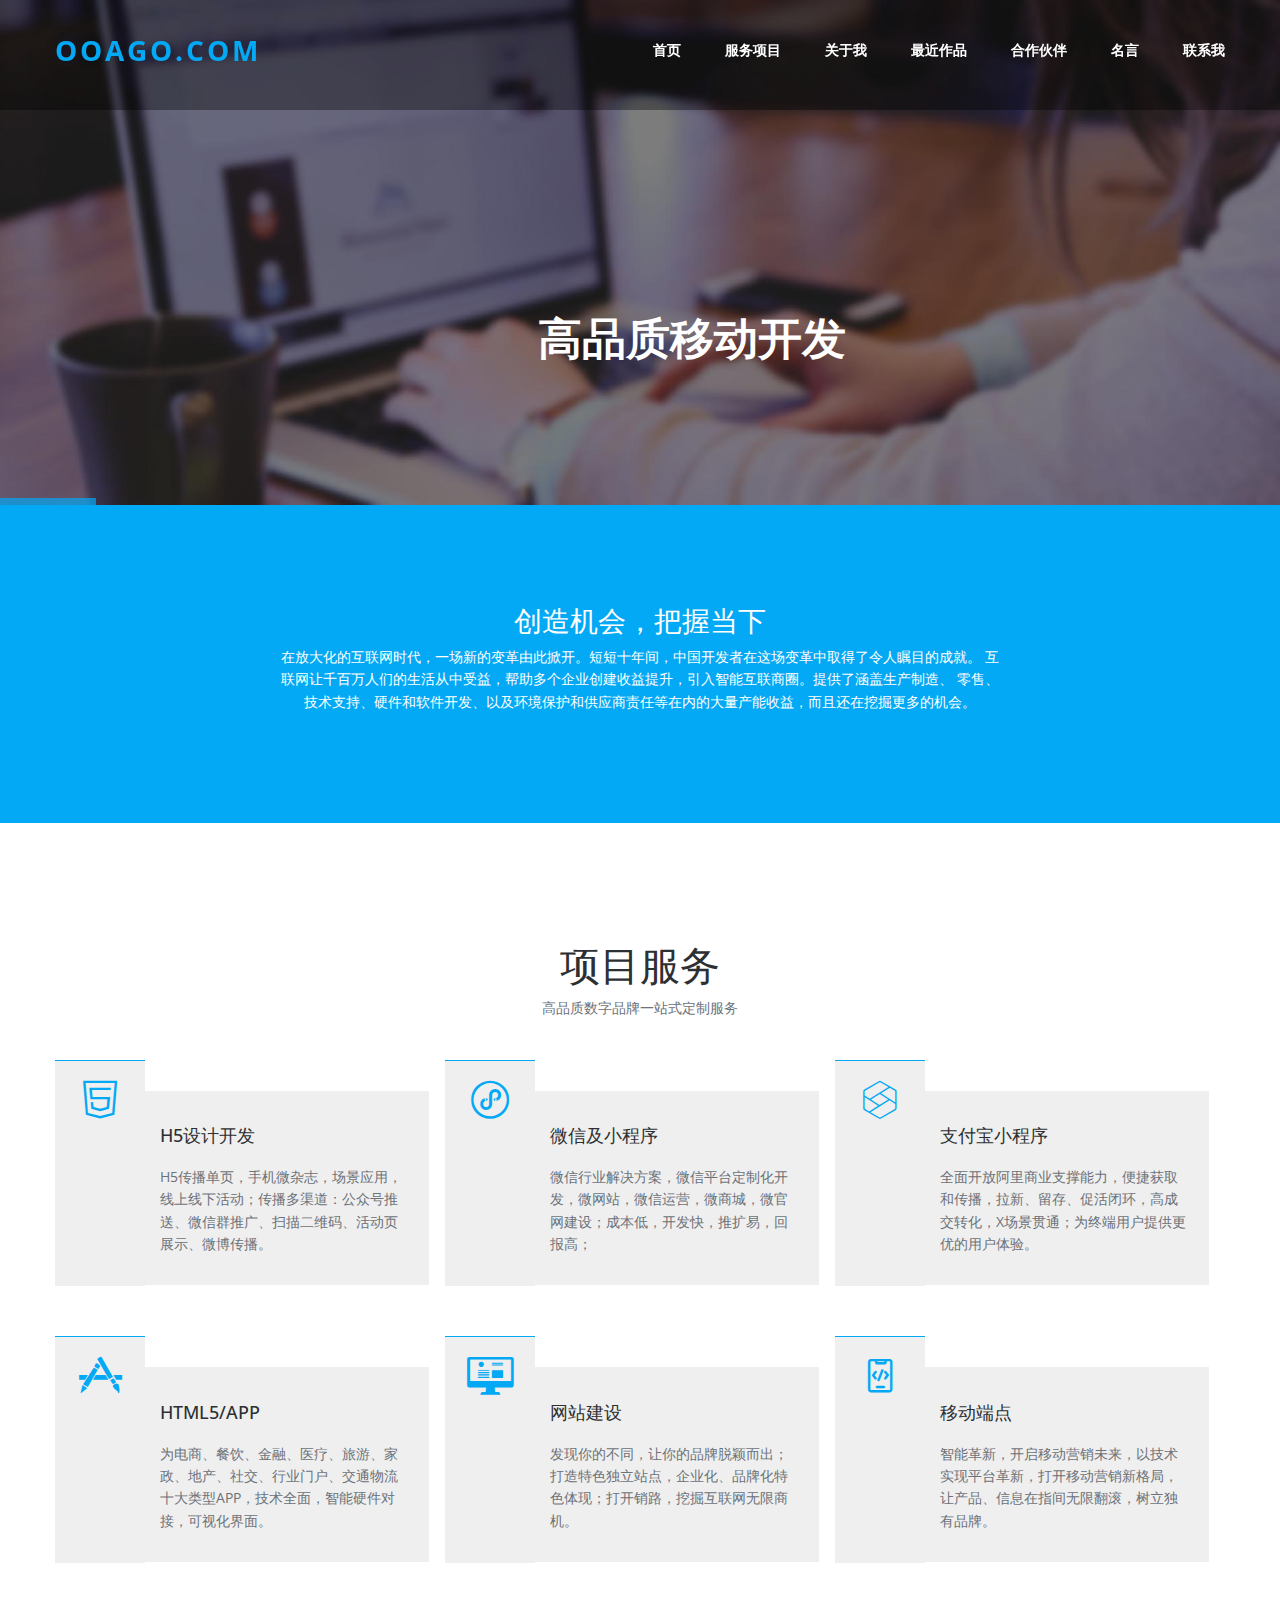
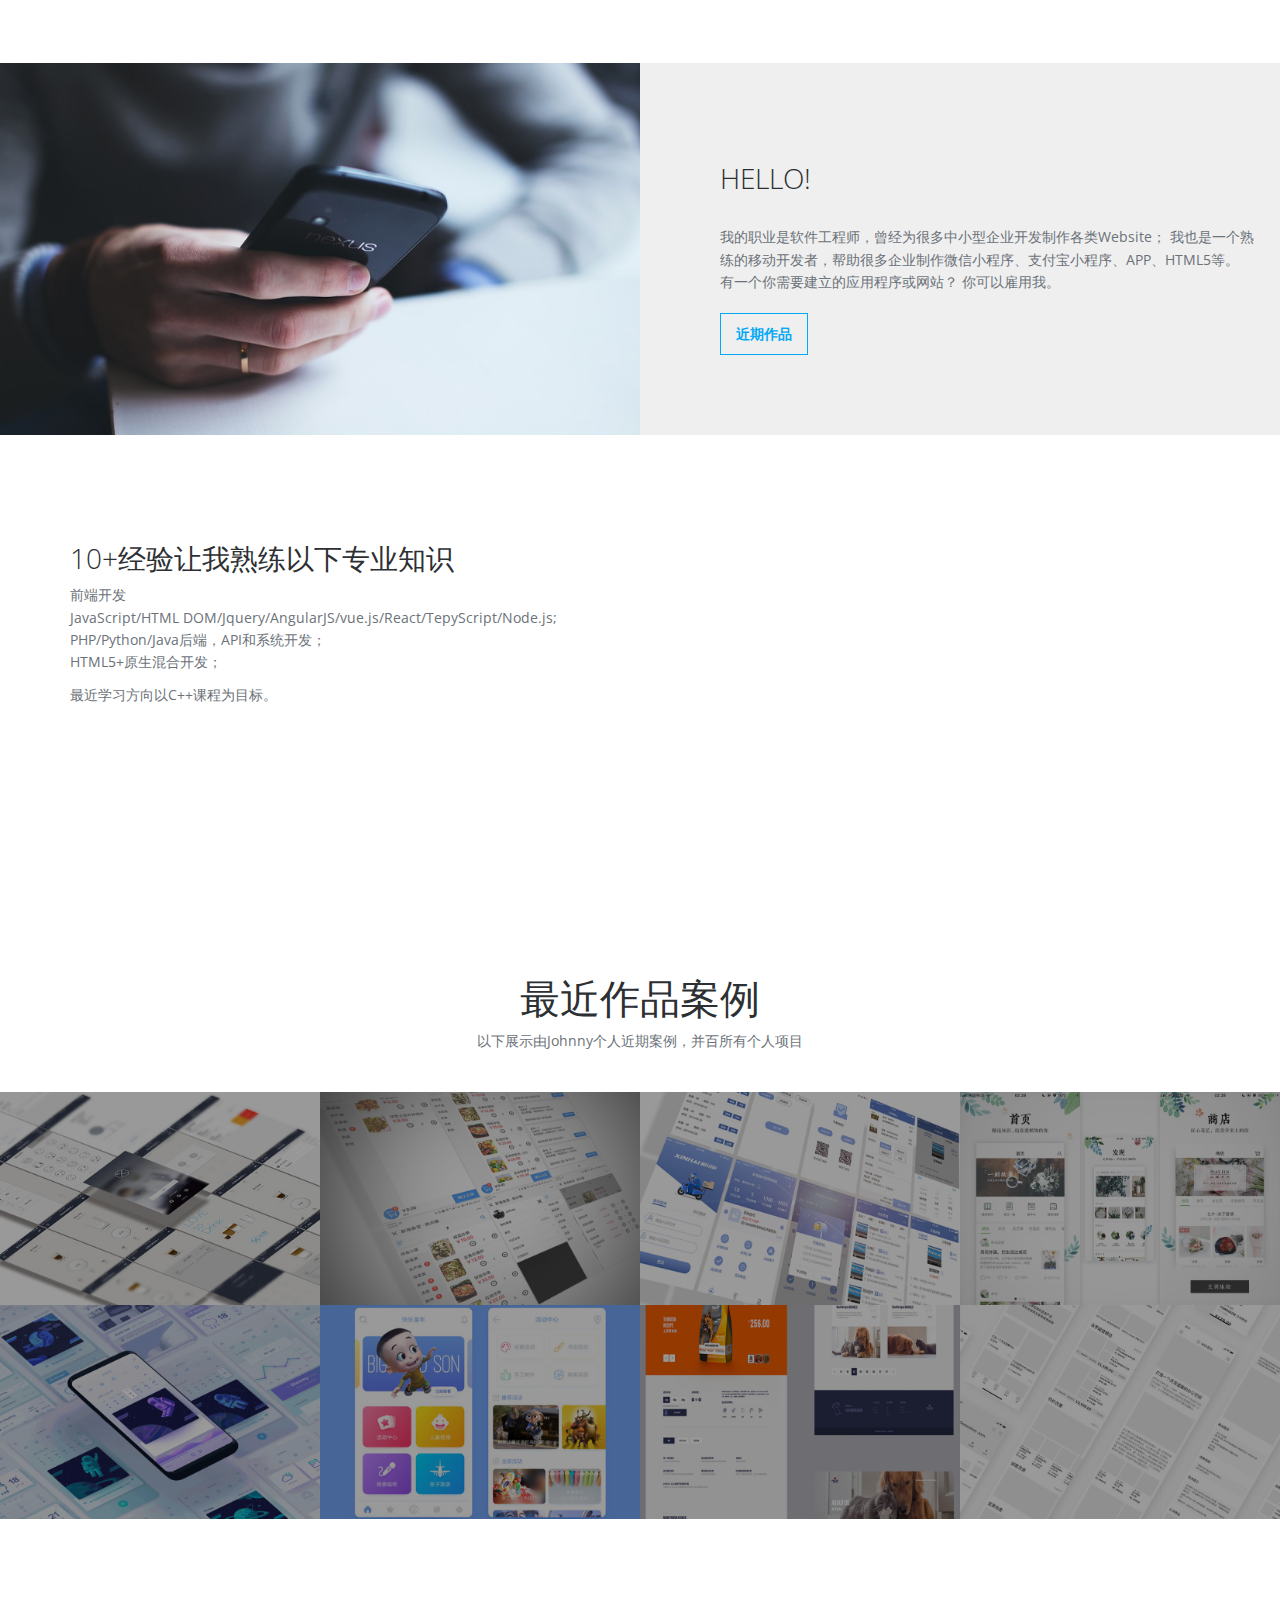
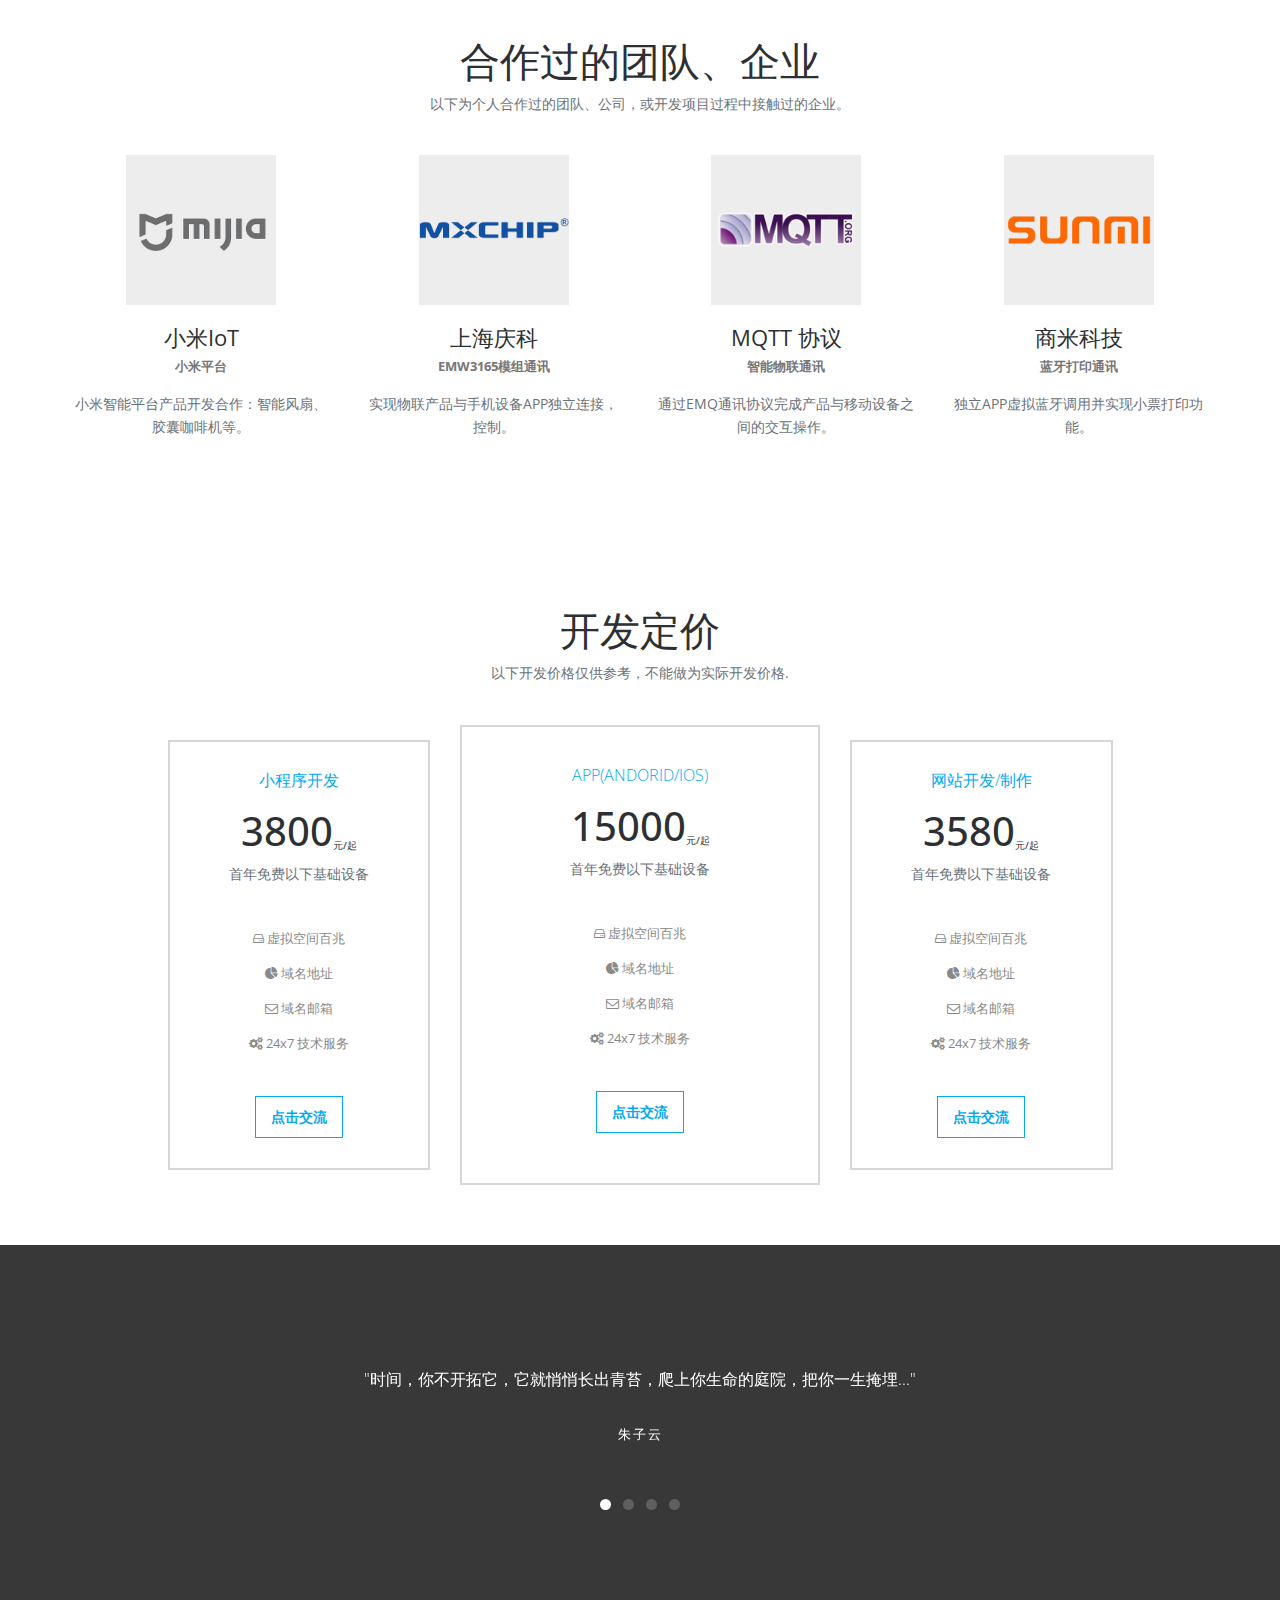
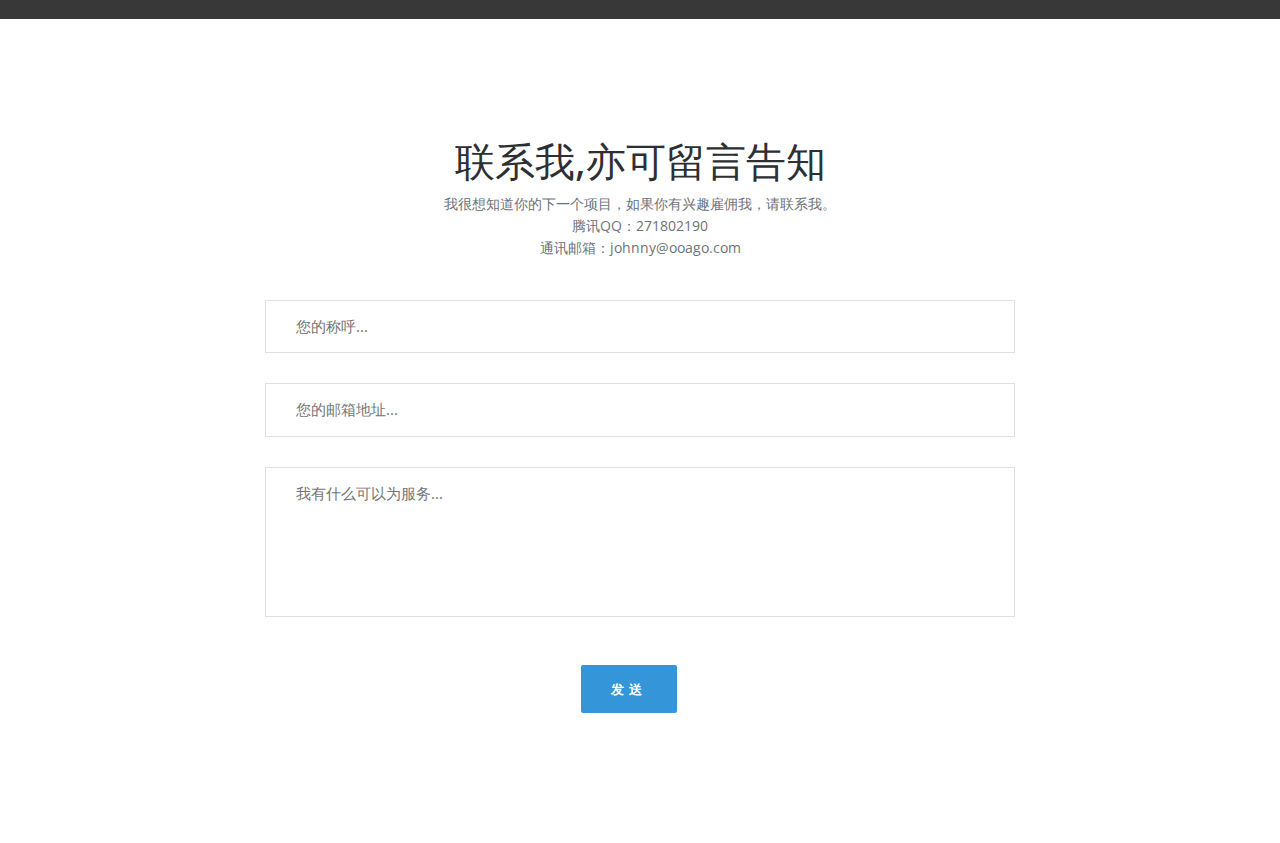
<file: index.html>
<!doctype html>
<!--[if lt IE 7]>      <html class="no-js lt-ie9 lt-ie8 lt-ie7" lang=""> <![endif]-->
<!--[if IE 7]>         <html class="no-js lt-ie9 lt-ie8" lang=""> <![endif]-->
<!--[if IE 8]>         <html class="no-js lt-ie9" lang=""> <![endif]-->
<!--[if gt IE 8]><!-->
<html class="no-js" lang="">
  <!--<![endif]-->

  <head>
    <meta charset="utf-8">
    <meta name="description" content="">
    <meta name="viewport" content="width=device-width, initial-scale=1">
    <link rel="icon" href="favicon.ico" type="image/x-icon" />
    <title>Johnny - 个人程序员的网站 - 网站建设、制作网站、网站优化、APP开发、微信小程序、支付宝小程序等开发</title>
    <meta name="keywords"
      content="网站建设,网站制作,网站建设,制作网站,APP开发公司,小程序开发,微信小程序,支付宝小程序,HTML5"
      />
    <meta name="description"
      content="10以上个人工作经验，专注企业营销型网站制作、品牌网站设计、小程序开发、微信小程序、支付宝小程序、HTML5、APP开发定制及网站优化服务。"
      />

    <link rel="stylesheet" href="fonts/iconfont.css">
    <link rel="stylesheet" href="css/bootstrap.min.css">
    <link rel="stylesheet" href="css/flexslider.css">
    <link rel="stylesheet" href="css/jquery.fancybox.css">
    <link rel="stylesheet" href="css/main.css">
    <link rel="stylesheet" href="css/responsive.css">
    <link rel="stylesheet" href="css/font-icon.css">
    <link rel="stylesheet" href="css/animate.min.css">
    <link rel="stylesheet" href="css/font-awesome.min.css">
  </head>

  <body>
    <!-- header section -->
    <section class="banner" role="banner">
      <header id="header">
        <div class="header-content clearfix"> <a class="logo" href="index.html">ooago.com</a>
          <nav class="navigation" role="navigation">
            <ul class="primary-nav">
              <li><a href="#banner">首页</a></li>
              <li><a href="#services">服务项目</a></li>
              <li><a href="#content-3-10">关于我</a></li>
              <li><a href="#gallery">最近作品</a></li>
              <li><a href="#teams">合作伙伴</a></li>
              <li><a href="#testimonials">名言</a></li>
              <li><a href="#contact">联系我</a></li>
            </ul>
          </nav>
          <a href="#" class="nav-toggle">Menu<span></span></a> </div>
      </header>
      <!-- banner text -->
      <div class="banner" id="banner">
        <div class="slider-banner">
          <div data-lazy-background="images/slides/1.jpg">
            <h3 data-pos="['68%', '-40%', '58%', '42%']" data-duration="700"
              data-effect="move">
              高品质移动开发
            </h3> <br>
            <p data-pos="['75%', '110%', '75%', '32%']" data-duration="700"
              data-effect="move">
              微信小程序、支付宝小程序、IOS、Android、Website、HTML5
            </p>
          </div>
          <div data-lazy-background="images/slides/2.jpg">
            <h3 data-pos="['75%', '-40%', '58%', '42%']" data-duration="700"
              data-effect="move">
              智联互联产品开发
            </h3> <br>
            <p data-pos="['75%', '110%', '75%', '32%']" data-duration="700"
              data-effect="move">
              基于互联网的策略定位、视觉创意、技术研发、营销推广服务、软件硬件结合互联网产品
            </p>
          </div>

        </div>
        <!-- banner text -->
      </div>
    </section>
    <!-- header section -->
    <!-- intro section -->
    <section id="intro" class="section intro">
      <div class="container">
        <div class="col-md-8 col-md-offset-2 text-center">
          <h3>创造机会，把握当下</h3>
          <p>在放大化的互联网时代，一场新的变革由此掀开。短短十年间，中国开发者在这场变革中取得了令人瞩目的成就。
            互联网让千百万人们的生活从中受益，帮助多个企业创建收益提升，引入智能互联商圈。提供了涵盖生产制造、
            零售、技术支持、硬件和软件开发、以及环境保护和供应商责任等在内的大量产能收益，而且还在挖掘更多的机会。</p>
        </div>
      </div>
    </section>
    <!-- intro section -->
    <!-- services section -->
    <section id="services" class="services service-section">
      <div class="container">
        <div class="section-header">
          <h2 class="wow fadeInDown animated">项目服务</h2>
          <p class="wow fadeInDown animated">高品质数字品牌一站式定制服务</p>
        </div>
        <div class="row">
          <div class="col-md-4 col-sm-6 services text-center">
            <!-- <span class="icon icon-strategy"></span> -->
            <span class="icon iconfont icon-html"></span>
            <div class="services-content">
              <h5>H5设计开发</h5>
              <p>H5传播单页，手机微杂志，场景应用，线上线下活动；传播多渠道：公众号推送、微信群推广、扫描二维码、活动页展示、微博传播。</p>
            </div>
          </div>
          <div class="col-md-4 col-sm-6 services text-center">
            <!-- <span class="icon icon-briefcase"></span> -->
            <span class="icon iconfont icon-weixinxiaochengxu"></span>
            <div class="services-content">
              <h5>微信及小程序</h5>
              <p>微信行业解决方案，微信平台定制化开发，微网站，微信运营，微商城，微官网建设；成本低，开发快，推扩易，回报高；</p>
            </div>
          </div>
          <div class="col-md-4 col-sm-6 services text-center">
            <!-- <span class="icon icon-tools"></span> -->
            <span class="icon iconfont icon-zhifubaoxiaochengxu"></span>
            <div class="services-content">
              <h5>支付宝小程序</h5>
              <p>全面开放阿里商业支撑能力，便捷获取和传播，拉新、留存、促活闭环，高成交转化，X场景贯通；为终端用户提供更优的用户体验。</p>
            </div>
          </div>
          <div class="col-md-4 col-sm-6 services text-center">
            <!-- <span class="icon icon-genius"></span> -->
            <span class="icon iconfont icon-AppStore"></span>
            <div class="services-content">
              <h5>HTML5/APP</h5>
              <p>为电商、餐饮、金融、医疗、旅游、家政、地产、社交、行业门户、交通物流十大类型APP，技术全面，智能硬件对接，可视化界面。</p>
            </div>
          </div>
          <div class="col-md-4 col-sm-6 services text-center">
            <!-- <span class="icon icon-megaphone"></span> -->
            <span class="icon iconfont icon-wangzhan"></span>
            <div class="services-content">
              <h5>网站建设</h5>
              <p>发现你的不同，让你的品牌脱颖而出；打造特色独立站点，企业化、品牌化特色体现；打开销路，挖掘互联网无限商机。</p>
            </div>
          </div>
          <div class="col-md-4 col-sm-6 services text-center">
            <!-- <span class="icon icon-trophy"></span> -->
            <span class="icon iconfont icon-yidongkaifa"></span>
            <div class="services-content">
              <h5>移动端点</h5>
              <p>智能革新，开启移动营销未来，以技术实现平台革新，打开移动营销新格局，让产品、信息在指间无限翻滚，树立独有品牌。</p>
            </div>
          </div>
        </div>
      </div>
    </section>
    <!-- services section -->
    <!--About-->
    <section id="content-3-10" class="content-block data-section nopad
      content-3-10">
      <div class="image-container col-sm-6 col-xs-12 pull-left">
        <div class="background-image-holder">

        </div>
      </div>

      <div class="container-fluid">
        <div class="row">
          <div class="col-sm-6 col-sm-offset-6 col-xs-12 content">
            <div class="editContent">
              <h3>HELLO!</h3>
            </div>
            <div class="editContent">
              <p>我的职业是软件工程师，曾经为很多中小型企业开发制作各类Website；
                我也是一个熟练的移动开发者，帮助很多企业制作微信小程序、支付宝小程序、APP、HTML5等。<br>
                有一个你需要建立的应用程序或网站？ 你可以雇用我。</p>
              <p></p>
            </div>
            <a href="#gallery" class="btn btn-outline btn-outline outline-dark">近期作品</a>
          </div>
        </div><!-- /.row-->
      </div><!-- /.container -->
    </section>


    <!-- package section -->
    <section class="video-section">
      <div class="container">
        <div class="row">
          <div id="content24" data-section="content-24" class="data-section">
            <div class="col-md-6">
              <h3 class="eidtContent">10+经验让我熟练以下专业知识</h3>
              <p class="eidtContent">
                前端开发<br>JavaScript/HTML
                DOM/Jquery/AngularJS/vue.js/React/TepyScript/Node.js;<br>
                PHP/Python/Java后端，API和系统开发；<br>HTML5+原生混合开发；</p>
              <p class="editContent">最近学习方向以C++课程为目标。</p>
            </div>
            <div class="col-md-6">
              <div class="embed-responsive embed-responsive-16by9">
                <iframe class="embed-responsive-item" src="" allowfullscreen=""></iframe>
              </div>
            </div>
          </div>
        </div><!-- end row -->
      </div>
    </section>
    <!-- package section -->

    <!-- gallery section -->
    <section id="gallery" class="gallery section">
      <div class="container-fluid">
        <div class="section-header">
          <h2 class="wow fadeInDown animated">最近作品案例</h2>
          <p class="wow fadeInDown animated">以下展示由Johnny个人近期案例，并百所有个人项目</p>
        </div>
        <div class="row no-gutter">
          <div class="col-lg-3 col-md-6 col-sm-6 work"> <a
              href="images/portfolio/01.jpg" class="work-box"> <img
                src="images/portfolio/01.jpg" alt="">
              <div class="overlay">
                <div class="overlay-caption">
                  <p><span class="icon icon-magnifying-glass"></span></p>
                </div>
              </div>
              <!-- overlay -->
            </a> </div>
          <div class="col-lg-3 col-md-6 col-sm-6 work"> <a
              href="images/portfolio/02.jpg" class="work-box"> <img
                src="images/portfolio/02.jpg" alt="">
              <div class="overlay">
                <div class="overlay-caption">
                  <p><span class="icon icon-magnifying-glass"></span></p>
                </div>
              </div>
              <!-- overlay -->
            </a> </div>
          <div class="col-lg-3 col-md-6 col-sm-6 work"> <a
              href="images/portfolio/03.jpg" class="work-box"> <img
                src="images/portfolio/03.jpg" alt="">
              <div class="overlay">
                <div class="overlay-caption">
                  <p><span class="icon icon-magnifying-glass"></span></p>
                </div>
              </div>
              <!-- overlay -->
            </a> </div>
          <div class="col-lg-3 col-md-6 col-sm-6 work"> <a
              href="images/portfolio/04.jpg" class="work-box"> <img
                src="images/portfolio/04.jpg" alt="">
              <div class="overlay">
                <div class="overlay-caption">
                  <p><span class="icon icon-magnifying-glass"></span></p>
                </div>
              </div>
              <!-- overlay -->
            </a> </div>
          <div class="col-lg-3 col-md-6 col-sm-6 work"> <a
              href="images/portfolio/05.jpg" class="work-box"> <img
                src="images/portfolio/05.jpg" alt="">
              <div class="overlay">
                <div class="overlay-caption">
                  <p><span class="icon icon-magnifying-glass"></span></p>
                </div>
              </div>
              <!-- overlay -->
            </a> </div>
          <div class="col-lg-3 col-md-6 col-sm-6 work"> <a
              href="images/portfolio/06.jpg" class="work-box"> <img
                src="images/portfolio/06.jpg" alt="">
              <div class="overlay">
                <div class="overlay-caption">
                  <p><span class="icon icon-magnifying-glass"></span></p>
                </div>
              </div>
              <!-- overlay -->
            </a> </div>
          <div class="col-lg-3 col-md-6 col-sm-6 work"> <a
              href="images/portfolio/07.jpg" class="work-box"> <img
                src="images/portfolio/07.jpg" alt="">
              <div class="overlay">
                <div class="overlay-caption">
                  <p><span class="icon icon-magnifying-glass"></span></p>
                </div>
              </div>
              <!-- overlay -->
            </a> </div>
          <div class="col-lg-3 col-md-6 col-sm-6 work"> <a
              href="images/portfolio/08.jpg" class="work-box"> <img
                src="images/portfolio/08.jpg" alt="">
              <div class="overlay">
                <div class="overlay-caption">
                  <p><span class="icon icon-magnifying-glass"></span></p>
                </div>
              </div>
              <!-- overlay -->
            </a> </div>
        </div>
      </div>
    </section>
    <!-- gallery section -->
    <!-- our team section -->
    <section id="teams" class="section teams">
      <div class="container">
        <div class="section-header">
          <h2 class="wow fadeInDown animated">合作过的团队、企业</h2>
          <p class="wow fadeInDown animated">以下为个人合作过的团队、公司，或开发项目过程中接触过的企业。</p>
        </div>
        <div class="row">
          <div class="col-md-3 col-sm-6">
            <div class="person"><img src="images/team-1.jpg" alt=""
                class="img-responsive">
              <div class="person-content">
                <h4>小米IoT</h4>
                <h5 class="role">小米平台</h5>
                <p>小米智能平台产品开发合作：智能风扇、胶囊咖啡机等。</p>
              </div>
            </div>
          </div>
          <div class="col-md-3 col-sm-6">
            <div class="person"> <img src="images/team-2.jpg" alt=""
                class="img-responsive">
              <div class="person-content">
                <h4>上海庆科</h4>
                <h5 class="role">EMW3165模组通讯</h5>
                <p>实现物联产品与手机设备APP独立连接，控制。</p>
              </div>
            </div>
          </div>
          <div class="col-md-3 col-sm-6">
            <div class="person"> <img src="images/team-3.jpg" alt=""
                class="img-responsive">
              <div class="person-content">
                <h4>MQTT 协议</h4>
                <h5 class="role">智能物联通讯</h5>
                <p>通过EMQ通讯协议完成产品与移动设备之间的交互操作。</p>
              </div>
            </div>
          </div>
          <div class="col-md-3 col-sm-6">
            <div class="person"> <img src="images/team-4.jpg" alt=""
                class="img-responsive">
              <div class="person-content">
                <h4>商米科技</h4>
                <h5 class="role">蓝牙打印通讯</h5>
                <p>独立APP虚拟蓝牙调用并实现小票打印功能。</p>
              </div>
              <ul class="social-icons clearfix" style="display:none">
                <li><a href="#" class=""><span class="fa fa-facebook"></span></a></li>
                <li><a href="#" class=""><span class="fa fa-twitter"></span></a></li>
                <li><a href="#" class=""><span class="fa fa-google-plus"></span></a></li>
              </ul>
            </div>
          </div>
        </div>
      </div>
    </section>
    <!-- our team section -->
    <section id="pricing5" data-section="pricing-5" class="data-section">
      <div class="container">
        <div class="section-header">
          <h2 class="wow fadeInDown animated">开发定价</h2>
          <p class="wow fadeInDown animated">以下开发价格仅供参考，不能做为实际开发价格.</p>
        </div>
        <div class="row">
          <div class="col-md-3 col-md-offset-1">
            <div class="table">
              <h3 class="editContent">小程序开发</h3>
              <h2 class="editContent">3800<sub style="font-size:10px;">元/起</sub></h2>
              <p class="editContent">首年免费以下基础设备</p>
              <ul class="table-content">
                <li class="editContent"><i class="fa fa-hdd-o"></i> 虚拟空间百兆</li>
                <li class="editContent"><i class="fa fa-pie-chart"></i> 域名地址</li>
                <li class="editContent"><i class="fa fa-envelope-o"></i> 域名邮箱</li>
                <li class="editContent"><i class="fa fa-cogs"></i> 24x7 技术服务</li>
              </ul>

              <div class="text-center text-uppercase">
                <a target="_blank"
                  href="http://wpa.qq.com/msgrd?v=3&uin=271802190&site=qq&menu=yes"
                  alt="点击交流详谈细节" title="点击交流详谈细节" class="btn
                  btn-default-green-transparent-tiny
                  editContent">点击交流</a>
              </div>
            </div>
          </div>

          <div class="col-md-4">
            <div class="table long-table">
              <h3 class="editContent">app(Andorid/Ios)</h3>
              <h2 class="editContent">15000<sub style="font-size:10px;">元/起</sub></h2>
              <p class="editContent">首年免费以下基础设备</p>
              <ul class="table-content">
                <li class="editContent"><i class="fa fa-hdd-o"></i> 虚拟空间百兆</li>
                <li class="editContent"><i class="fa fa-pie-chart"></i> 域名地址</li>
                <li class="editContent"><i class="fa fa-envelope-o"></i> 域名邮箱</li>
                <li class="editContent"><i class="fa fa-cogs"></i> 24x7 技术服务</li>
              </ul>

              <div class="text-center text-uppercase">
                <a target="_blank"
                  href="http://wpa.qq.com/msgrd?v=3&uin=271802190&site=qq&menu=yes"
                  alt="点击交流详谈细节" title="点击交流详谈细节" class="btn
                  btn-default-blue-tiny editContent">点击交流</a>
              </div>
            </div>

          </div>

          <div class="col-md-3">
            <div class="table">
              <h3 class="editContent">网站开发/制作</h3>
              <h2 class="editContent">3580<sub style="font-size:10px;">元/起</sub></h2>
              <p class="editContent">首年免费以下基础设备</p>
              <ul class="table-content">
                <li class="editContent"><i class="fa fa-hdd-o"></i> 虚拟空间百兆</li>
                <li class="editContent"><i class="fa fa-pie-chart"></i> 域名地址</li>
                <li class="editContent"><i class="fa fa-envelope-o"></i> 域名邮箱</li>
                <li class="editContent"><i class="fa fa-cogs"></i> 24x7 技术服务</li>
              </ul>

              <div class="text-center text-uppercase">
                <a target="_blank"
                  href="http://wpa.qq.com/msgrd?v=3&uin=271802190&site=qq&menu=yes"
                  alt="点击交流详谈细节" title="点击交流详谈细节" class="btn
                  btn-default-green-transparent-tiny
                  editContent">点击交流</a>
              </div>
            </div>

          </div>
        </div>
      </div>
    </section>
    <!-- Testimonials section -->
    <section id="testimonials" class="section testimonials no-padding">
      <div class="container-fluid">
        <div class="row no-gutter">
          <div class="flexslider">
            <ul class="slides">
              <li>
                <div class="col-md-12">
                  <blockquote>
                    <h1>"时间，你不开拓它，它就悄悄长出青苔，爬上你生命的庭院，把你一生掩埋..."
                    </h1>
                    <p>朱子云</p>
                  </blockquote>
                </div>
              </li>
              <li>
                <div class="col-md-12">
                  <blockquote>
                    <h1>"生活的乐趣取决于生活都本身，而不是取决于工作或地点..."
                    </h1>
                    <p>拉尔夫·沃尔多·爱默生</p>
                  </blockquote>
                </div>
              </li>
              <li>
                <div class="col-md-12">
                  <blockquote>
                    <h1>"不善于利用时间的人，总是首先抱怨没有时间，因为他把时间都耗费在穿、吃、睡和聊天上，去考虑该做什么，而只是什么也不去做..."
                    </h1>
                    <p>拉布吕耶尔</p>
                  </blockquote>
                </div>
              </li>
              <li>
                <div class="col-md-12">
                  <blockquote>
                    <h1>"切实苦干的人往往是不高谈阔论的，他们惊天动地的伟业显示了他们的伟大，可是在筹划最大的事业的时候，他们是默不作声的..."
                    </h1>
                    <p>——克雷洛夫</p>
                  </blockquote>
                </div>
              </li>
            </ul>
          </div>
        </div>
      </div>
    </section>
    <!-- Testimonials section -->

    <!-- contact section -->
    <section id="contact" class="section">
      <div class="container">
        <div class="section-header">
          <h2 class="wow fadeInDown animated">联系我,亦可留言告知</h2>
          <p class="wow fadeInDown animated">我很想知道你的下一个项目，如果你有兴趣雇佣我，请联系我。<br>腾讯QQ：271802190<br>通讯邮箱：johnny@ooago.com
          </p>
        </div>
        <div class="row">
          <div class="col-md-8 col-md-offset-2 conForm">
            <div id="message"></div>
            <form method="post" action="php/contact.php" name="cform"
              id="cform">
              <input name="name" id="username" type="text" class="col-xs-12
                col-sm-12 col-md-12 col-lg-12" placeholder="您的称呼...">
              <input name="email" id="email" type="email" class="col-xs-12
                col-sm-12 col-md-12 col-lg-12 noMarr" placeholder="您的邮箱地址...">
              <textarea name="comments" id="comments" cols="" rows=""
                class="col-xs-12 col-sm-12 col-md-12 col-lg-12"
                placeholder="我有什么可以为服务..."></textarea>
                <div class="send-email-typedata" style="color:red;"></div>
              <input type="submit" id="submitEmail" name="send" class="submitBnt"
                value="发送">
              <div id="simple-msg"></div>
            </form>
          </div>
        </div>
      </div>
    </section>
    <!-- contact section -->
    <!-- JS FILES -->
    <script src="js/jquery.min.js"></script>
    <script src="js/bootstrap.min.js"></script>
    <script src="js/jquery.flexslider-min.js"></script>
    <script src="js/jquery.fancybox.pack.js"></script>
    <script src="js/modernizr.js"></script>
    <script src="js/main.js"></script>
    <script type="text/javascript" src="js/jquery.contact.js"></script>
    <script type="text/javascript" src="js/jquery.devrama.slider.min-0.9.4.js"></script>
    <script type="text/javascript">
		$(document).ready(function(){
			$('.slider-banner').DrSlider({
				'transition': 'fade',
				showNavigation: false,
				progressColor: "#03A9F4"
			});
		});
	</script>
  </body>
</html>
</file>
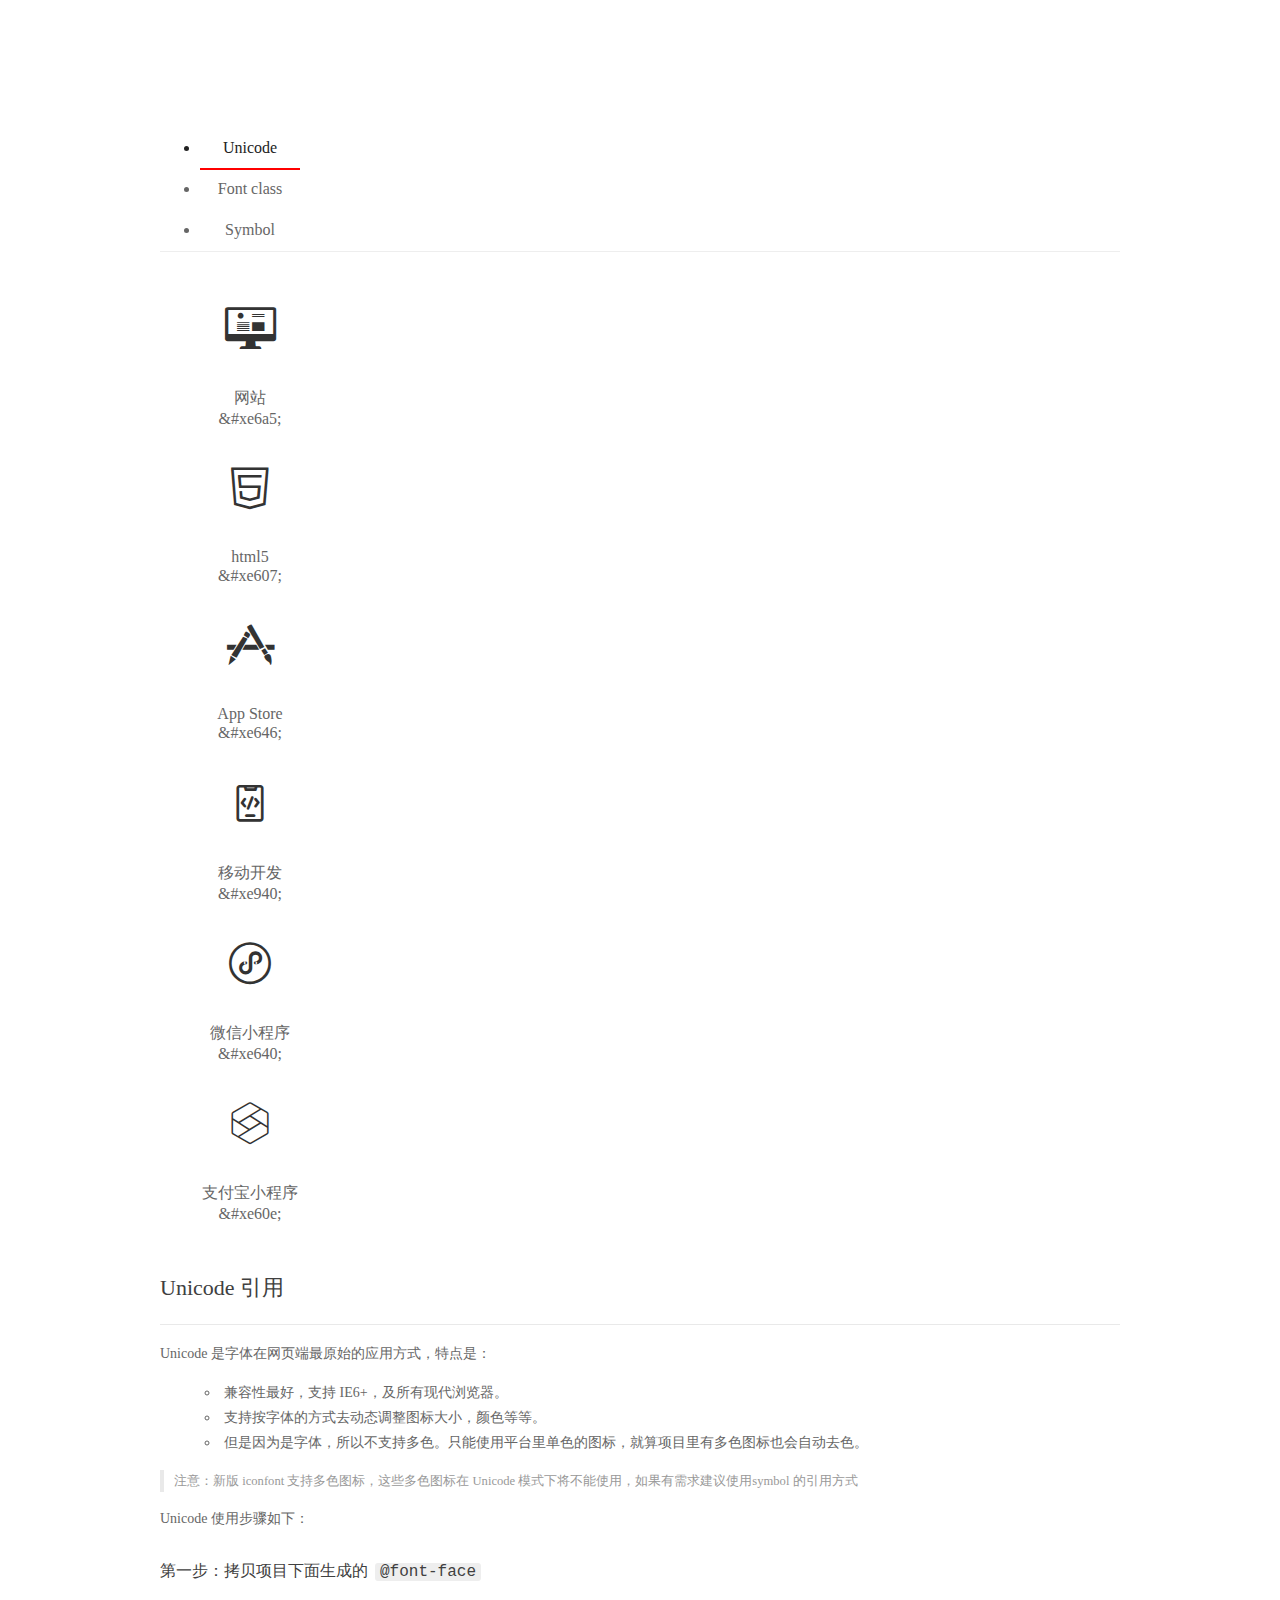
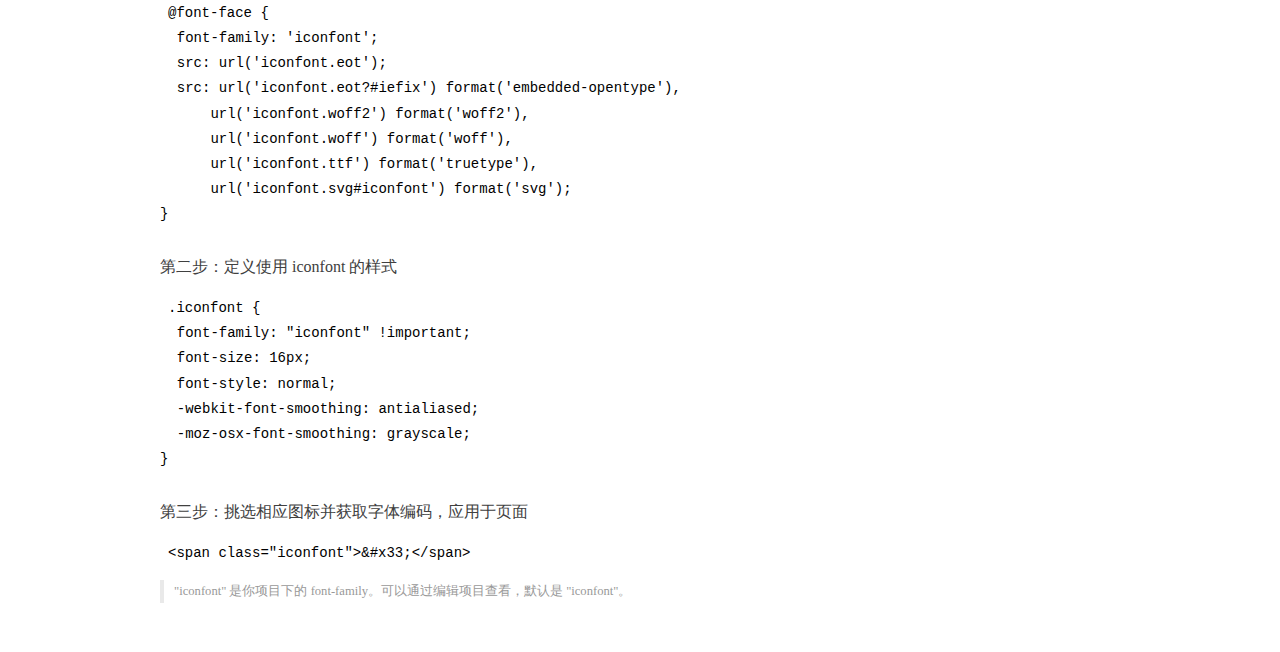
<file: fonts/demo_index.html>
<!DOCTYPE html>
<html>
<head>
  <meta charset="utf-8"/>
  <title>IconFont Demo</title>
  <link rel="shortcut icon" href="https://gtms04.alicdn.com/tps/i4/TB1_oz6GVXXXXaFXpXXJDFnIXXX-64-64.ico" type="image/x-icon"/>
  <link rel="stylesheet" href="https://g.alicdn.com/thx/cube/1.3.2/cube.min.css">
  <link rel="stylesheet" href="demo.css">
  <link rel="stylesheet" href="iconfont.css">
  <script src="iconfont.js"></script>
  <!-- jQuery -->
  <script src="https://a1.alicdn.com/oss/uploads/2018/12/26/7bfddb60-08e8-11e9-9b04-53e73bb6408b.js"></script>
  <!-- 代码高亮 -->
  <script src="https://a1.alicdn.com/oss/uploads/2018/12/26/a3f714d0-08e6-11e9-8a15-ebf944d7534c.js"></script>
</head>
<body>
  <div class="main">
    <h1 class="logo"><a href="https://www.iconfont.cn/" title="iconfont 首页" target="_blank">&#xe86b;</a></h1>
    <div class="nav-tabs">
      <ul id="tabs" class="dib-box">
        <li class="dib active"><span>Unicode</span></li>
        <li class="dib"><span>Font class</span></li>
        <li class="dib"><span>Symbol</span></li>
      </ul>
      
    </div>
    <div class="tab-container">
      <div class="content unicode" style="display: block;">
          <ul class="icon_lists dib-box">
          
            <li class="dib">
              <span class="icon iconfont">&#xe6a5;</span>
                <div class="name">网站</div>
                <div class="code-name">&amp;#xe6a5;</div>
              </li>
          
            <li class="dib">
              <span class="icon iconfont">&#xe607;</span>
                <div class="name">html5</div>
                <div class="code-name">&amp;#xe607;</div>
              </li>
          
            <li class="dib">
              <span class="icon iconfont">&#xe646;</span>
                <div class="name">App Store</div>
                <div class="code-name">&amp;#xe646;</div>
              </li>
          
            <li class="dib">
              <span class="icon iconfont">&#xe940;</span>
                <div class="name">移动开发</div>
                <div class="code-name">&amp;#xe940;</div>
              </li>
          
            <li class="dib">
              <span class="icon iconfont">&#xe640;</span>
                <div class="name">微信小程序</div>
                <div class="code-name">&amp;#xe640;</div>
              </li>
          
            <li class="dib">
              <span class="icon iconfont">&#xe60e;</span>
                <div class="name">支付宝小程序</div>
                <div class="code-name">&amp;#xe60e;</div>
              </li>
          
          </ul>
          <div class="article markdown">
          <h2 id="unicode-">Unicode 引用</h2>
          <hr>

          <p>Unicode 是字体在网页端最原始的应用方式，特点是：</p>
          <ul>
            <li>兼容性最好，支持 IE6+，及所有现代浏览器。</li>
            <li>支持按字体的方式去动态调整图标大小，颜色等等。</li>
            <li>但是因为是字体，所以不支持多色。只能使用平台里单色的图标，就算项目里有多色图标也会自动去色。</li>
          </ul>
          <blockquote>
            <p>注意：新版 iconfont 支持多色图标，这些多色图标在 Unicode 模式下将不能使用，如果有需求建议使用symbol 的引用方式</p>
          </blockquote>
          <p>Unicode 使用步骤如下：</p>
          <h3 id="-font-face">第一步：拷贝项目下面生成的 <code>@font-face</code></h3>
<pre><code class="language-css"
>@font-face {
  font-family: 'iconfont';
  src: url('iconfont.eot');
  src: url('iconfont.eot?#iefix') format('embedded-opentype'),
      url('iconfont.woff2') format('woff2'),
      url('iconfont.woff') format('woff'),
      url('iconfont.ttf') format('truetype'),
      url('iconfont.svg#iconfont') format('svg');
}
</code></pre>
          <h3 id="-iconfont-">第二步：定义使用 iconfont 的样式</h3>
<pre><code class="language-css"
>.iconfont {
  font-family: "iconfont" !important;
  font-size: 16px;
  font-style: normal;
  -webkit-font-smoothing: antialiased;
  -moz-osx-font-smoothing: grayscale;
}
</code></pre>
          <h3 id="-">第三步：挑选相应图标并获取字体编码，应用于页面</h3>
<pre>
<code class="language-html"
>&lt;span class="iconfont"&gt;&amp;#x33;&lt;/span&gt;
</code></pre>
          <blockquote>
            <p>"iconfont" 是你项目下的 font-family。可以通过编辑项目查看，默认是 "iconfont"。</p>
          </blockquote>
          </div>
      </div>
      <div class="content font-class">
        <ul class="icon_lists dib-box">
          
          <li class="dib">
            <span class="icon iconfont icon-wangzhan"></span>
            <div class="name">
              网站
            </div>
            <div class="code-name">.icon-wangzhan
            </div>
          </li>
          
          <li class="dib">
            <span class="icon iconfont icon-html"></span>
            <div class="name">
              html5
            </div>
            <div class="code-name">.icon-html
            </div>
          </li>
          
          <li class="dib">
            <span class="icon iconfont icon-AppStore"></span>
            <div class="name">
              App Store
            </div>
            <div class="code-name">.icon-AppStore
            </div>
          </li>
          
          <li class="dib">
            <span class="icon iconfont icon-yidongkaifa"></span>
            <div class="name">
              移动开发
            </div>
            <div class="code-name">.icon-yidongkaifa
            </div>
          </li>
          
          <li class="dib">
            <span class="icon iconfont icon-weixinxiaochengxu"></span>
            <div class="name">
              微信小程序
            </div>
            <div class="code-name">.icon-weixinxiaochengxu
            </div>
          </li>
          
          <li class="dib">
            <span class="icon iconfont icon-zhifubaoxiaochengxu"></span>
            <div class="name">
              支付宝小程序
            </div>
            <div class="code-name">.icon-zhifubaoxiaochengxu
            </div>
          </li>
          
        </ul>
        <div class="article markdown">
        <h2 id="font-class-">font-class 引用</h2>
        <hr>

        <p>font-class 是 Unicode 使用方式的一种变种，主要是解决 Unicode 书写不直观，语意不明确的问题。</p>
        <p>与 Unicode 使用方式相比，具有如下特点：</p>
        <ul>
          <li>兼容性良好，支持 IE8+，及所有现代浏览器。</li>
          <li>相比于 Unicode 语意明确，书写更直观。可以很容易分辨这个 icon 是什么。</li>
          <li>因为使用 class 来定义图标，所以当要替换图标时，只需要修改 class 里面的 Unicode 引用。</li>
          <li>不过因为本质上还是使用的字体，所以多色图标还是不支持的。</li>
        </ul>
        <p>使用步骤如下：</p>
        <h3 id="-fontclass-">第一步：引入项目下面生成的 fontclass 代码：</h3>
<pre><code class="language-html">&lt;link rel="stylesheet" href="./iconfont.css"&gt;
</code></pre>
        <h3 id="-">第二步：挑选相应图标并获取类名，应用于页面：</h3>
<pre><code class="language-html">&lt;span class="iconfont icon-xxx"&gt;&lt;/span&gt;
</code></pre>
        <blockquote>
          <p>"
            iconfont" 是你项目下的 font-family。可以通过编辑项目查看，默认是 "iconfont"。</p>
        </blockquote>
      </div>
      </div>
      <div class="content symbol">
          <ul class="icon_lists dib-box">
          
            <li class="dib">
                <svg class="icon svg-icon" aria-hidden="true">
                  <use xlink:href="#icon-wangzhan"></use>
                </svg>
                <div class="name">网站</div>
                <div class="code-name">#icon-wangzhan</div>
            </li>
          
            <li class="dib">
                <svg class="icon svg-icon" aria-hidden="true">
                  <use xlink:href="#icon-html"></use>
                </svg>
                <div class="name">html5</div>
                <div class="code-name">#icon-html</div>
            </li>
          
            <li class="dib">
                <svg class="icon svg-icon" aria-hidden="true">
                  <use xlink:href="#icon-AppStore"></use>
                </svg>
                <div class="name">App Store</div>
                <div class="code-name">#icon-AppStore</div>
            </li>
          
            <li class="dib">
                <svg class="icon svg-icon" aria-hidden="true">
                  <use xlink:href="#icon-yidongkaifa"></use>
                </svg>
                <div class="name">移动开发</div>
                <div class="code-name">#icon-yidongkaifa</div>
            </li>
          
            <li class="dib">
                <svg class="icon svg-icon" aria-hidden="true">
                  <use xlink:href="#icon-weixinxiaochengxu"></use>
                </svg>
                <div class="name">微信小程序</div>
                <div class="code-name">#icon-weixinxiaochengxu</div>
            </li>
          
            <li class="dib">
                <svg class="icon svg-icon" aria-hidden="true">
                  <use xlink:href="#icon-zhifubaoxiaochengxu"></use>
                </svg>
                <div class="name">支付宝小程序</div>
                <div class="code-name">#icon-zhifubaoxiaochengxu</div>
            </li>
          
          </ul>
          <div class="article markdown">
          <h2 id="symbol-">Symbol 引用</h2>
          <hr>

          <p>这是一种全新的使用方式，应该说这才是未来的主流，也是平台目前推荐的用法。相关介绍可以参考这篇<a href="">文章</a>
            这种用法其实是做了一个 SVG 的集合，与另外两种相比具有如下特点：</p>
          <ul>
            <li>支持多色图标了，不再受单色限制。</li>
            <li>通过一些技巧，支持像字体那样，通过 <code>font-size</code>, <code>color</code> 来调整样式。</li>
            <li>兼容性较差，支持 IE9+，及现代浏览器。</li>
            <li>浏览器渲染 SVG 的性能一般，还不如 png。</li>
          </ul>
          <p>使用步骤如下：</p>
          <h3 id="-symbol-">第一步：引入项目下面生成的 symbol 代码：</h3>
<pre><code class="language-html">&lt;script src="./iconfont.js"&gt;&lt;/script&gt;
</code></pre>
          <h3 id="-css-">第二步：加入通用 CSS 代码（引入一次就行）：</h3>
<pre><code class="language-html">&lt;style&gt;
.icon {
  width: 1em;
  height: 1em;
  vertical-align: -0.15em;
  fill: currentColor;
  overflow: hidden;
}
&lt;/style&gt;
</code></pre>
          <h3 id="-">第三步：挑选相应图标并获取类名，应用于页面：</h3>
<pre><code class="language-html">&lt;svg class="icon" aria-hidden="true"&gt;
  &lt;use xlink:href="#icon-xxx"&gt;&lt;/use&gt;
&lt;/svg&gt;
</code></pre>
          </div>
      </div>

    </div>
  </div>
  <script>
  $(document).ready(function () {
      $('.tab-container .content:first').show()

      $('#tabs li').click(function (e) {
        var tabContent = $('.tab-container .content')
        var index = $(this).index()

        if ($(this).hasClass('active')) {
          return
        } else {
          $('#tabs li').removeClass('active')
          $(this).addClass('active')

          tabContent.hide().eq(index).fadeIn()
        }
      })
    })
  </script>
</body>
</html>
</file>
<file: fonts/iconfont.css>
@font-face {font-family: "iconfont";
  src: url('iconfont.eot?t=1551271283959'); /* IE9 */
  src: url('iconfont.eot?t=1551271283959#iefix') format('embedded-opentype'), /* IE6-IE8 */
  url('[data-uri]') format('woff2'),
  url('iconfont.woff?t=1551271283959') format('woff'),
  url('iconfont.ttf?t=1551271283959') format('truetype'), /* chrome, firefox, opera, Safari, Android, iOS 4.2+ */
  url('iconfont.svg?t=1551271283959#iconfont') format('svg'); /* iOS 4.1- */
}

.iconfont {
  font-family: "iconfont" !important;
  /* font-size: 16px; */
  font-style: normal;
  -webkit-font-smoothing: antialiased;
  -moz-osx-font-smoothing: grayscale;
}

.icon-wangzhan:before {
  content: "\e6a5";
}

.icon-html:before {
  content: "\e607";
}

.icon-AppStore:before {
  content: "\e646";
}

.icon-yidongkaifa:before {
  content: "\e940";
}

.icon-weixinxiaochengxu:before {
  content: "\e640";
}

.icon-zhifubaoxiaochengxu:before {
  content: "\e60e";
}
</file>
<file: css/main.css>
@import url(http://fonts.googleapis.com/css?family=Open%20Sans:300,400,500,600,700); 
p {
	font-size: 14px;
	line-height: 22.4px;
	color: #6c7279;
}
h1 {
	font-size: 65px;
	color: #2d3033;
}
h2 {
	font-size: 40px;
	color: #2d3033;
}
h3 {
	font-size: 28px;
	color: #2d3033;
	font-weight: 300;
}
h4 {
	font-size: 22px;
	color: #2d3033;
	font-weight: 400;
}
h5 {
	font-size: 14px;
	color: #2d3033;
	text-transform: uppercase;
	font-weight: 700;
}
.btn {
	background-color: transparent;
	color: #03A9F4;
	font-size: 14px;
	font-weight: 600;
	border: 0;
	-moz-border-radius: 2px;
	-webkit-border-radius: 2px;
	border-radius: 0;
	display: inline-block;
	text-transform: uppercase;
	border: 1px solid #03A9F4;
	padding: 10px 15px;
}
.btn:hover, .btn:focus {
	background-color: #03A9F4;
	color: #fff;
}
.tlinks{text-indent:-9999px;height:0;line-height:0;font-size:0;overflow:hidden;}
.btn-large {
	padding: 15px 40px;
}
#map-overlay {
    height:400px;
    margin-top:-405px;
    background-color: rgba(35, 35, 35, 0.81);
    padding:40px;
    color: #fff;
}
/* ------------------------------------------------------------------------------
	Global Styles
-------------------------------------------------------------------------------*/
a {
	color: #03A9F4;
}
a:hover, a:focus {
	text-decoration: none;
	-moz-transition: background-color, color, 0.3s;
	-o-transition: background-color, color, 0.3s;
	-webkit-transition: background-color, color, 0.3s;
	transition: background-color, color, 0.3s;
}
body {
	font-family: "Open Sans", Arial, sans-serif;
	font-weight: 400;
	color: #6c7279;
}
ul, ol {
	margin: 0;
	padding: 0;
}
ul li {
	list-style: none;
}
.section {
	padding: 100px 0;
}
.no-padding {
	padding: 0;
}
.no-gutter [class*=col-] {
	padding-right: 0;
	padding-left: 0;
}
.space {
	margin-top: 60px;
}
/* ------------------------------------------------------------------------------
	Header
-------------------------------------------------------------------------------*/
#header {
	position: fixed;
	width: 100%;
	z-index: 999;
	background: rgba(0, 0, 0, 0.36);
}
#header .header-content {
	margin: 0 auto;
	max-width: 1170px;
	padding: 40px 0;
	width: 100%;
	-moz-transition: padding 0.3s;
	-o-transition: padding 0.3s;
	-webkit-transition: padding 0.3s;
	transition: padding 0.3s;
}
#header .logo {
	float: left;
	font-size: 28px;
	font-weight: bolder;
	color: #03a9f4;
	text-decoration:none;
	text-transform:uppercase;
	letter-spacing: 3px;
	margin-top: -10px;
}
#header.fixed {
	background-color: #383838;
}
#header.fixed a {
	/* color: #000; */
}
#header.fixed .header-content {
	border-bottom: 0;
	padding: 25px 0;
}
#header.fixed .nav-toggle {
	top: 18px;
	color: #000;
}
.navigation.open {
	opacity: 0.9;
	visibility: visible;
	-moz-transition: opacity 0.5s;
	-o-transition: opacity 0.5s;
	-webkit-transition: opacity 0.5s;
	transition: opacity 0.5s;
}
.navigation {
	float: right;
}
.navigation li {
	display: inline-block;
}
.navigation a {
	color: #fff;
	font-size: 14px;
	font-weight: 700;
	margin-left: 40px;
	text-transform: uppercase;
}
.navigation a:hover, .navigation a.active {
	color: #03a9f4;
}
.nav-toggle {
	display: none;
	height: 44px;
	overflow: hidden;
	position: fixed;
	right: 5%;
	text-indent: 100%;
	top: 32px;
	white-space: nowrap;
	width: 44px;
	z-index: 99999;
	-moz-transition: all 0.3s;
	-o-transition: all 0.3s;
	-webkit-transition: all 0.3s;
	transition: all 0.3s;
	background: transparent;
}
.nav-toggle:before, .nav-toggle:after {
	border-radius: 50%;
	content: "";
	height: 100%;
	left: 0;
	position: absolute;
	top: 0;
	width: 100%;
	-moz-transform: translateZ(0);
	-ms-transform: translateZ(0);
	-webkit-transform: translateZ(0);
	transform: translateZ(0);
	-moz-backface-visibility: hidden;
	-webkit-backface-visibility: hidden;
	backface-visibility: hidden;
	-moz-transition-property: -moz-transform;
	-o-transition-property: -o-transform;
	-webkit-transition-property: -webkit-transform;
	transition-property: transform;
}
.nav-toggle:before {
	-moz-transform: scale(1);
	-ms-transform: scale(1);
	-webkit-transform: scale(1);
	transform: scale(1);
	-moz-transition-duration: 0.3s;
	-o-transition-duration: 0.3s;
	-webkit-transition-duration: 0.3s;
	transition-duration: 0.3s;
	color: #f05da3;
}
.nav-toggle:after {
	background-color: transparent;
	-moz-transform: scale(0);
	-ms-transform: scale(0);
	-webkit-transform: scale(0);
	transform: scale(0);
	-moz-transition-duration: 0s;
	-o-transition-duration: 0s;
	-webkit-transition-duration: 0s;
	transition-duration: 0s;
	color: #f05da3;
}
.nav-toggle span {
	bottom: auto;
	display: inline-block;
	height: 3px;
	left: 50%;
	position: absolute;
	right: auto;
	top: 50%;
	width: 18px;
	z-index: 10;
	-moz-transform: translateX(-50%) translateY(-50%);
	-ms-transform: translateX(-50%) translateY(-50%);
	-webkit-transform: translateX(-50%) translateY(-50%);
	transform: translateX(-50%) translateY(-50%);
}
.nav-toggle span:before, .nav-toggle span:after {
	background-color: #fff;
	content: "";
	height: 100%;
	position: absolute;
	right: 0;
	top: 0;
	width: 100%;
	-moz-transform: translateZ(0);
	-ms-transform: translateZ(0);
	-webkit-transform: translateZ(0);
	transform: translateZ(0);
	-moz-backface-visibility: hidden;
	-webkit-backface-visibility: hidden;
	backface-visibility: hidden;
	-moz-transition: -moz-transform 0.3s;
	-o-transition: -o-transform 0.3s;
	-webkit-transition: -webkit-transform 0.3s;
	transition: transform 0.3s;
}
.nav-toggle span:before {
	-moz-transform: translateY(-6px) rotate(0deg);
	-ms-transform: translateY(-6px) rotate(0deg);
	-webkit-transform: translateY(-6px) rotate(0deg);
	transform: translateY(-6px) rotate(0deg);
}
.nav-toggle span:after {
	-moz-transform: translateY(6px) rotate(0deg);
	-ms-transform: translateY(6px) rotate(0deg);
	-webkit-transform: translateY(6px) rotate(0deg);
	transform: translateY(6px) rotate(0deg);
}
.nav-toggle.close-nav:before {
	-moz-transform: scale(0);
	-ms-transform: scale(0);
	-webkit-transform: scale(0);
	transform: scale(0);
}
.nav-toggle.close-nav:after {
	-moz-transform: scale(1);
	-ms-transform: scale(1);
	-webkit-transform: scale(1);
	transform: scale(1);
}
.nav-toggle.close-nav span {
	background-color: rgba(255, 255, 255, 0);
}
.nav-toggle.close-nav span:before, .nav-toggle.close-nav span:after {
	background-color: #fff;
}
.nav-toggle.close-nav span:before {
	-moz-transform: translateY(0) rotate(45deg);
	-ms-transform: translateY(0) rotate(45deg);
	-webkit-transform: translateY(0) rotate(45deg);
	transform: translateY(0) rotate(45deg);
}
.nav-toggle.close-nav span:after {
	-moz-transform: translateY(0) rotate(-45deg);
	-ms-transform: translateY(0) rotate(-45deg);
	-webkit-transform: translateY(0) rotate(-45deg);
	transform: translateY(0) rotate(-45deg);
}
/* ------------------------------------------------------------------------------
	Banner
-------------------------------------------------------------------------------*/
.slider-banner h3{
	color: #FFF;
	font-size: 44px;
	font-weight:bolder;
}
.slider-banner p{
    color:#fff;
    font-size: 18px;
    font-weight: bold;
}
.banner {
	position:relative;
	width:100%;
	overflow:hidden;
	/* height: 750px; */
}
.banner-text {
	padding-top: 45%;
}
.banner-text h1 {
	color: #000000;
	font-family: "Open Sans", Arial, sans-serif;
	font-size: 36px;
	font-weight: 700;
	text-transform: uppercase;
}
.banner-text p {
	color: #000;
	font-size: 16px;
	font-weight: 400;
	line-height: 24px;
	margin-top: 30px;
	margin-bottom: 80px;
}
/* ==========================================================================
	$intro
========================================================================== */
.intro {
	background-color: #03A9F4;
	/* color: #000; */
}
.intro h3 {
	color: #fff;
	margin-top: 0;
}
.intro p { 
	color: #fff;
	font-weight: 400;
}
/* -----------------------------------------------------------------------------
Common Styles
------------------------------------------------------------------------------- */
.section-header{	
text-align: center;	
padding-bottom: 30px;
}
.section-header h2{
	
}
.section-header p{
	
}


/* ------------------------------------------------------------------------------
	 Serives
-------------------------------------------------------------------------------*/
.service-section {
	padding-top: 100px;
}
.services {
	margin-bottom: 50px;
}
.services-content {
	padding: 30px 20px 20px 89px;
	margin-top: 30px;
	background: #efefef;
	border: 1px solid #fff;
	text-align: left;
}
.services .icon {
	color: #03a9f4;
	font-size: 38px;
	padding-left: 15px;
	float: left;
	background: #efefef;
	padding: 20px;
	width: 90px;
	position: absolute;
	top: 0;
	bottom: 0;
	left: 0;
	border-top: 1px solid #03a9f4;
}
/* ------------------------------------------------------------------------------
	 gallery
-------------------------------------------------------------------------------*/
.work {
	-moz-box-shadow: 0 0 0 1px #fff;
	/* -webkit-box-shadow: 0 0 0 1px #fff; */
	/* box-shadow: 0 0 0 1px #fff; */
	overflow: hidden;
	position: relative;
	background: #000;
}
.work img {
	width: 100%;
	height: 100%;
	opacity: .6;
}
.work .overlay {
	background: rgba(56, 56, 56, 0.58);
	height: 100%;
	left: 0;
	opacity: 0;
	position: absolute;
	top: 0;
	width: 100%;
	-moz-transition: opacity, 0.3s;
	-o-transition: opacity, 0.3s;
	-webkit-transition: opacity, 0.3s;
	transition: opacity, 0.3s;
}
.work .overlay-caption {
	position: absolute;
	text-align: center;
	top: 50%;
	width: 100%;
	-moz-transform: translateY(-50%);
	-ms-transform: translateY(-50%);
	-webkit-transform: translateY(-50%);
	transform: translateY(-50%);
}
.work h5, .work p, .work img {
	-moz-transition: all, 0.5s;
	-o-transition: all, 0.5s;
	-webkit-transition: all, 0.5s;
	transition: all, 0.5s;
}
.work h5, .work p {
	color: #fff;
	margin: 0;
	opacity: 0;
}
.work span {
	font-size: 28px;
	color: #fff;
	border: 1px solid #868686;
	padding: 24px;
	text-align: center;
}
.work h5 {
	margin-bottom: 5px;
	-moz-transform: translate3d(0, -200%, 0);
	-ms-transform: translate3d(0, -200%, 0);
	-webkit-transform: translate3d(0, -200%, 0);
	transform: translate3d(0, -200%, 0);
}
.work p {
	-moz-transform: translate3d(0, 200%, 0);
	-ms-transform: translate3d(0, 200%, 0);
	-webkit-transform: translate3d(0, 200%, 0);
	transform: translate3d(0, 200%, 0);
}
.work-box:hover img {
	-moz-transform: scale(1.2);
	-ms-transform: scale(1.2);
	-webkit-transform: scale(1.2);
	transform: scale(1.2);
}
.work-box:hover .overlay {
	opacity: 1;
}
.work-box:hover .overlay h5, .work-box:hover .overlay p {
	opacity: 1;
	-moz-transform: translate3d(0, 0, 0);
	-ms-transform: translate3d(0, 0, 0);
	-webkit-transform: translate3d(0, 0, 0);
	transform: translate3d(0, 0, 0);
}
.services-content h5 {
    margin-bottom: 20px;
}
.video-section{padding: 88px 0 20px;}
address {
    line-height: 1.42857143;
    color: #ffffff !important;
}
.gallery {
    margin-bottom: :0px;
    padding-bottom: 0px;
}
/* ---------------------------------------------------------------------------
About
------------------------------------------------------------------------------*/
/*	CONTENT BLOCK 3-10
/*----------------------------------------------------*/

.content-3-10 {
	padding: 0px;
	position: relative;
}

.content-3-10 .image-container {
	position: absolute;
	height: 300px;
	padding: 0px;
	top: 0px;
}

.content-3-10 .image-container .background-image-holder {
	background: url('../images/06.jpg') no-repeat center center;
	-webkit-background-size: cover;
	-moz-background-size: cover;
	-o-background-size: cover;
	background-size: cover;
	height: 100%;
}

.content-3-10 .content {
	margin-top: 300px;
	padding: 40px;
}

.content-3-10 h3 {
	margin-bottom: 32px;
}

.content-3-10 p {
	margin-bottom: 20px;
}



/*	CONTENT BLOCK 3-10 MEDIA QUERIES
/*----------------------------------------------------*/

/* Small Devices, Tablets */
@media only screen and (min-width : 768px) {
	
	.content-3-10 .image-container {
		height: 100%;
	}
	
	.content-3-10 .content {
		margin-top: 0px;
		padding: 80px 15px 80px 80px;
		background: #efefef;
	}
	
}

/* Medium Devices, Desktops */
@media only screen and (min-width : 992px) {
	
	
	
}

/* Large Devices, Wide Screens */
@media only screen and (min-width : 1200px) {
	
	
	
}
/* pricingtable5 */
#pricing5 {
	padding: 40px 0;
}

#pricing5 .table {
	margin-top: 15px;
	width: 100%;
	padding: 30px 10px;
	border: 2px solid #d6d6d6;
}

#pricing5 .long-table {
	margin-top: 0;
	padding: 40px 10px 50px 10px;
}

#pricing5 h3 {
	margin: 0;
	font-size: 16px;
	text-transform: uppercase;
	text-align: center;
	color: #03A9F4;
}

#pricing5 h2 {
	/* margin: 0; */
	/* font-size: 36px; */
	/* font-weight: bold; */
	/* text-transform: uppercase; */
	text-align: center;
	/* color: #282828; */
	/* margin: 20px 0 15px 0; */
}

#pricing5 p {
	/* margin: 0; */
	/* font-size: 12px; */
	text-align: center;
	/* color: #898989; */
	/* font-weight: 300; */
	/* margin: 15px 0 35px 0; */
}

#pricing5 ul.table-content {
	list-style: none;
	text-align: center;
	margin: 35px 0;
	padding: 0;
	font-size: 13px;
	font-weight: 400;
	color: #898989;
	line-height: 35px;
}

/* ------------------------------------------------------------------------------
	 package
-------------------------------------------------------------------------------*/
.packageList {
	margin-bottom: 50px;  
}
h5 {
    font-size: 1.286em;
    font-weight: 500;
    margin: 0.3em 0;
    text-transform: capitalize;
}
ul.list-default {
    list-style-type: none;
    padding: 0;
}
ul.list-default li {
    padding: 0.5em 0 0.5em 2em;
    position: relative;
    border-top: 1px solid rgba(0, 0, 0, 0.1);
}
.package {
	border: 1px solid rgba(0, 0, 0, 0.1) !important;
	position: relative;
	border-style: none none solid none !important;
	padding: 1em 0 0.5em;
}
.package:hover {
	background-color: #fbfbfb; 
}
.package:hover h5 {
	color: #ff67ab;
}
.package:hover .price {
	background-color: #ff348f;
}
.package ul.list-default li {
	border: none !important;
	padding: 4px 0;
} 
.package ul.list-default li:before {
	top: 0.3em !important;
}
.price {
    top: 0;
    right: 0;
    bottom: 0;
    left: auto;
    position: absolute;
    background-color: #ff67ab;
    font-size: 1.35em;
    font-weight: 500;
    color: #fff;
    padding: 0.5em;
    margin: -1px -1px -1px 0;
}
.package .price {
	top: 1em;
	right: 1em;
	bottom: auto;
	font-size: 1.5em;
	padding: 0.7em;
}
.package .price small {
	font-size: 0.7em;
	margin-right: 3px;
}
/* ------------------------------------------------------------------------------
	 Teams
-------------------------------------------------------------------------------*/
.person {
	max-width: 270px;
	text-align: center;
}
.person img {
	width: 150px;
	height: 150px;
	margin: auto;
}
.person-content {
	margin-top: 20px;
}
.person h4 {
	font-weight: 400;
}
.person h5 {
	color: #777;
	font-size: 13px;
	font-weight: 700;
	margin-bottom: 20px;
}
.social-icons, .footer .footer-share {
	margin-top: 20px;
}
.social-icons li, .footer .footer-share li {
	display: inline-block;
	float: none;
}
.social-icons a, .footer .footer-share a {
	border: 1px solid #03A9F4;
	color: #03A9F4;
	display: block;
	font-size: 14px;
	height: 32px;
	line-height: 32px;
	margin-right: 5px;
	text-align: center;
	width: 32px;
}
.social-icons a:hover {
	background-color: #00aeda;
	border-color: #01a9d4;
	color: #fff;
}
/* ------------------------------------------------------------------------------
	 Testimonials
-------------------------------------------------------------------------------*/
.testimonials {
	background-color: #383838;
	position: relative;
	text-align: center;
}
.testimonials blockquote {
	border: 0;
	margin: 0;
	padding: 100px 15%;
}
.testimonials h1 {
	color: #fff;
	font-size: 16px;
	font-weight: 300;
	line-height: 28px;
}
.testimonials p {
	color: #fff;
	display: block;
	font-size: 13px;
	font-style: normal;
	letter-spacing: 2px;
	font-weight: 400;
	margin-top: 30px;
	text-transform: uppercase;
}
.flex-control-nav {
	margin-top: 2%;
	bottom: none!important;
	position: relative!important;
	right: 0;
	text-align: center;
	width: 100%!important;
	z-index: 100;
}
/* ------------------------------------------------------------------------------
	Contact form
-------------------------------------------------------------------------------*/
.conForm {
	text-align: center;
}
.conForm h5 {
	font-size: 30px;
}
.conForm p {
	text-align: center;
	margin: 7%;
}
.conForm input {
	color: #797979;
	padding: 15px 30px;
	border: none;
	margin-right: 3%;
	margin-bottom: 30px;
	outline: none;
	font-style: normal;
	border: #e0e0e0 1px solid;
	font-size: 15px;
}
.conForm input.noMarr {
	margin-right: 0px;
}
.conForm textarea {
	color: #797979;
	padding: 15px 30px;
	margin-bottom: 18px;
	outline: none;
	height: 150px;
	font-style: normal;
	resize: none;
	font-size: 15px;
	border: none;
	border: #e0e0e0 1px solid;
}
.conForm .submitBnt {
	background: #3496d8;
	color: #fff;
	margin-top: 30px;
	padding:15px 30px 15px 30px;
	font-size: 13px;
	font-weight: 600;
	letter-spacing: 5px;
	border: 0;
	-moz-border-radius: 2px;
	-webkit-border-radius: 2px;
	border-radius: 2px;
	display: inline-block;
	text-transform: uppercase;
}
.conForm .submitBnt:hover {
	background: #E5E5E5;
	color: #3496d8;
}
#success_page{
	color: #00bdbd;
	font-weight: 500;
}
.error_message{
	color: #ff675f;
	padding-bottom: 15px;
	font-weight: 500;
}
#success_page h3{
	font-size:17px;
	color:#5ed07b;
	font-weight: 700;
}

/* ------------------------------------------------------------------------------
	 Footer
-------------------------------------------------------------------------------*/
.footer {
	text-align: left;
}
.footer-top {
	background-color: #181818;
	padding-top: 50px;
}
.footer-bottom {
	background-color: #313454;
	padding: 20px 0;
}
.footer .footer-col {
	margin-bottom: 80px;
}
.footer h5 {
	color: #fff;
}
.footer h5 {
	margin-bottom: 20px;
}
.footer p {
	color: rgba(255, 255, 255, 0.25);
}
.footer a {
	color: rgba(255, 255, 255, 0.50);
}
.footer a:hover {
	color: #03A9F4;
}
.footer .footer-share {
	margin-top: 0;
}
.footer .footer-share li {
	display: inline-block;
	float: none;
}
.footer .footer-share a {
	border: none;
	font-size: 21px;
	color: rgba(255, 255, 255, 0.25);
}
.footer .fa-heart {
	color: #e84545;
	font-size: 11px;
	margin: 0 2px;
}
</file>
<file: css/responsive.css>
@media screen and (max-width: 1024px) {
 #header .header-content {
 width: 90%;
 padding: 40px 0;
}
 #header.fixed a {
 color: #353535;
}
 .nav-toggle {
 display: block;
}
 .navigation {
 position: fixed;
 background-color: #313131;
 width: 100%;
 height: 100%;
 top: 0;
 left: 0;
 z-index: 99999;
 visibility: hidden;
 opacity: 0;
 -webkit-transition: opacity 0.5s, visibility 0s 0.5s;
 transition: opacity 0.5s, visibility 0s 0.5s;
}
 .navigation .primary-nav {
 position: relative;
 top: 45%;
 -moz-transform: translateY(-45%);
 -ms-transform: translateY(-45%);
 -webkit-transform: translateY(-45%);
 transform: translateY(-45%);
}
 .navigation li {
 display: block;
 margin-bottom: 1px;
}
 .navigation a {
 display: block;
 font-size: 18px;
 margin: 0;
 text-align: center;
 padding: 17px 0;
 color: #fff;
}
 .person {
 margin: 0 auto 50px;
}
 .person-content {
 text-align: center;
}
 .person .social-icons li {
 display: inline-block;
 float: none;
 margin-bottom: 5px;
}
 .testimonials blockquote {
 padding: 20px 5% 0;
}
 .testimonials p {
 font-size: 12px;
}
 .flex-control-nav {
 bottom: 20px;
}
}
@media screen and (max-width: 768px) { 
#header.fixed a {
    color: #fff;
}
#header.fixed a.logo{
	 color: #000;
}
 .banner-text {
 padding-top: 30%;
}
 .banner-text h1 {
 font-size: 42px;
}
 .banner-text p {
 font-size: 18px;
}
 .flexslider {
 padding-bottom: 80px;
}
 .flex-control-nav {
 width: 100%;
}
 .footer .footer-col {
 margin-bottom: 50px;
}
.slider-banner h3{
	display:none !important;
}
}
@media screen and (max-width: 640px) {
 .banner-text {
 padding-top: 57%;
}
 .testimonials p {
 font-size: 12px;
}
@media screen and (max-width: 480px) {
 .banner-text {
 padding-top: 45%;
}
 .banner-text h1 {
 font-size: 32px;
}
 .testimonials p {
 font-size: 12px;
}
@media screen and (max-width: 320px) {
 .banner-text {
 padding-top: 55%;
}
 .testimonials blockquote {
 padding: 20px 5% 0;
}
 .testimonials p {
 font-size: 12px;
}
}
</file>
<file: css/font-icon.css>
/* ==========================================================================
	Font Icon (http://www.elegantthemes.com/blog/freebie-of-the-week/free-line-style-icons)
========================================================================== */
@font-face {
  font-family: "elegant-theme-line";
  src: url('../fonts/elegant-theme-line.ttf?1439850014') format('truetype'), url('../fonts/elegant-theme-line.eot?1439850014') format('embedded-opentype'), url('../fonts/elegant-theme-line.svg?1439850014') format('svg'), url('../fonts/elegant-theme-line.woff?1439850014') format('woff'); }
.icon {
  font-family: 'elegant-theme-line';
  speak: none;
  font-style: normal;
  font-weight: normal;
  font-variant: normal;
  text-transform: none;
  line-height: 1;
  /* Better Font Rendering =========== */
  -webkit-font-smoothing: antialiased;
  -moz-osx-font-smoothing: grayscale; }

.icon-mobile:before {
  content: "\e000"; }

.icon-laptop:before {
  content: "\e001"; }

.icon-desktop:before {
  content: "\e002"; }

.icon-tablet:before {
  content: "\e003"; }

.icon-phone:before {
  content: "\e004"; }

.icon-document:before {
  content: "\e005"; }

.icon-documents:before {
  content: "\e006"; }

.icon-search:before {
  content: "\e007"; }

.icon-clipboard:before {
  content: "\e008"; }

.icon-newspaper:before {
  content: "\e009"; }

.icon-notebook:before {
  content: "\e00a"; }

.icon-book-open:before {
  content: "\e00b"; }

.icon-browser:before {
  content: "\e00c"; }

.icon-calendar:before {
  content: "\e00d"; }

.icon-presentation:before {
  content: "\e00e"; }

.icon-picture:before {
  content: "\e00f"; }

.icon-pictures:before {
  content: "\e010"; }

.icon-video:before {
  content: "\e011"; }

.icon-camera:before {
  content: "\e012"; }

.icon-printer:before {
  content: "\e013"; }

.icon-toolbox:before {
  content: "\e014"; }

.icon-briefcase:before {
  content: "\e015"; }

.icon-wallet:before {
  content: "\e016"; }

.icon-gift:before {
  content: "\e017"; }

.icon-bargraph:before {
  content: "\e018"; }

.icon-grid:before {
  content: "\e019"; }

.icon-expand:before {
  content: "\e01a"; }

.icon-focus:before {
  content: "\e01b"; }

.icon-edit:before {
  content: "\e01c"; }

.icon-adjustments:before {
  content: "\e01d"; }

.icon-ribbon:before {
  content: "\e01e"; }

.icon-hourglass:before {
  content: "\e01f"; }

.icon-lock:before {
  content: "\e020"; }

.icon-megaphone:before {
  content: "\e021"; }

.icon-shield:before {
  content: "\e022"; }

.icon-trophy:before {
  content: "\e023"; }

.icon-flag:before {
  content: "\e024"; }

.icon-map:before {
  content: "\e025"; }

.icon-puzzle:before {
  content: "\e026"; }

.icon-basket:before {
  content: "\e027"; }

.icon-envelope:before {
  content: "\e028"; }

.icon-streetsign:before {
  content: "\e029"; }

.icon-telescope:before {
  content: "\e02a"; }

.icon-gears:before {
  content: "\e02b"; }

.icon-key:before {
  content: "\e02c"; }

.icon-paperclip:before {
  content: "\e02d"; }

.icon-attachment:before {
  content: "\e02e"; }

.icon-pricetags:before {
  content: "\e02f"; }

.icon-lightbulb:before {
  content: "\e030"; }

.icon-layers:before {
  content: "\e031"; }

.icon-pencil:before {
  content: "\e032"; }

.icon-tools:before {
  content: "\e033"; }

.icon-tools-2:before {
  content: "\e034"; }

.icon-scissors:before {
  content: "\e035"; }

.icon-paintbrush:before {
  content: "\e036"; }

.icon-magnifying-glass:before {
  content: "\e037"; }

.icon-circle-compass:before {
  content: "\e038"; }

.icon-linegraph:before {
  content: "\e039"; }

.icon-mic:before {
  content: "\e03a"; }

.icon-strategy:before {
  content: "\e03b"; }

.icon-beaker:before {
  content: "\e03c"; }

.icon-caution:before {
  content: "\e03d"; }

.icon-recycle:before {
  content: "\e03e"; }

.icon-anchor:before {
  content: "\e03f"; }

.icon-profile-male:before {
  content: "\e040"; }


.icon-profile-female:before {
  content: "\e041"; }

.icon-bike:before {
  content: "\e042"; }

.icon-wine:before {
  content: "\e043"; }

.icon-hotairballoon:before {
  content: "\e044"; }

.icon-globe:before {
  content: "\e045"; }

.icon-genius:before {
  content: "\e046"; }

.icon-map-pin:before {
  content: "\e047"; }

.icon-dial:before {
  content: "\e048"; }

.icon-chat:before {
  content: "\e049"; }

.icon-heart:before {
  content: "\e04a"; }

.icon-cloud:before {
  content: "\e04b"; }

.icon-upload:before {
  content: "\e04c"; }

.icon-download:before {
  content: "\e04d"; }

.icon-target:before {
  content: "\e04e"; }

.icon-hazardous:before {
  content: "\e04f"; }

.icon-piechart:before {
  content: "\e050"; }

.icon-speedometer:before {
  content: "\e051"; }

.icon-global:before {
  content: "\e052"; }

.icon-compass:before {
  content: "\e053"; }

.icon-lifesaver:before {
  content: "\e054"; }

.icon-clock:before {
  content: "\e055"; }

.icon-aperture:before {
  content: "\e056"; }

.icon-quote:before {
  content: "\e057"; }

.icon-scope:before {
  content: "\e058"; }

.icon-alarmclock:before {
  content: "\e059"; }

.icon-refresh:before {
  content: "\e05a"; }

.icon-happy:before {
  content: "\e05b"; }

.icon-sad:before {
  content: "\e05c"; }

.icon-facebook:before {
  content: "\e05d"; }

.icon-twitter:before {
  content: "\e05e"; }

.icon-googleplus:before {
  content: "\e05f"; }

.icon-rss:before {
  content: "\e060"; }

.icon-tumblr:before {
  content: "\e061"; }

.icon-linkedin:before {
  content: "\e062"; }

.icon-dribbble:before {
  content: "\e063"; }
</file>
<file: fonts/demo.css>
/* Logo 字体 */
@font-face {
  font-family: "iconfont logo";
  src: url('https://at.alicdn.com/t/font_985780_km7mi63cihi.eot?t=1545807318834');
  src: url('https://at.alicdn.com/t/font_985780_km7mi63cihi.eot?t=1545807318834#iefix') format('embedded-opentype'),
    url('https://at.alicdn.com/t/font_985780_km7mi63cihi.woff?t=1545807318834') format('woff'),
    url('https://at.alicdn.com/t/font_985780_km7mi63cihi.ttf?t=1545807318834') format('truetype'),
    url('https://at.alicdn.com/t/font_985780_km7mi63cihi.svg?t=1545807318834#iconfont') format('svg');
}

.logo {
  font-family: "iconfont logo";
  font-size: 160px;
  font-style: normal;
  -webkit-font-smoothing: antialiased;
  -moz-osx-font-smoothing: grayscale;
}

/* tabs */
.nav-tabs {
  position: relative;
}

.nav-tabs .nav-more {
  position: absolute;
  right: 0;
  bottom: 0;
  height: 42px;
  line-height: 42px;
  color: #666;
}

#tabs {
  border-bottom: 1px solid #eee;
}

#tabs li {
  cursor: pointer;
  width: 100px;
  height: 40px;
  line-height: 40px;
  text-align: center;
  font-size: 16px;
  border-bottom: 2px solid transparent;
  position: relative;
  z-index: 1;
  margin-bottom: -1px;
  color: #666;
}


#tabs .active {
  border-bottom-color: #f00;
  color: #222;
}

.tab-container .content {
  display: none;
}

/* 页面布局 */
.main {
  padding: 30px 100px;
  width: 960px;
  margin: 0 auto;
}

.main .logo {
  color: #333;
  text-align: left;
  margin-bottom: 30px;
  line-height: 1;
  height: 110px;
  margin-top: -50px;
  overflow: hidden;
  *zoom: 1;
}

.main .logo a {
  font-size: 160px;
  color: #333;
}

.helps {
  margin-top: 40px;
}

.helps pre {
  padding: 20px;
  margin: 10px 0;
  border: solid 1px #e7e1cd;
  background-color: #fffdef;
  overflow: auto;
}

.icon_lists {
  width: 100% !important;
  overflow: hidden;
  *zoom: 1;
}

.icon_lists li {
  width: 100px;
  margin-bottom: 10px;
  margin-right: 20px;
  text-align: center;
  list-style: none !important;
  cursor: default;
}

.icon_lists li .code-name {
  line-height: 1.2;
}

.icon_lists .icon {
  display: block;
  height: 100px;
  line-height: 100px;
  font-size: 42px;
  margin: 10px auto;
  color: #333;
  -webkit-transition: font-size 0.25s linear, width 0.25s linear;
  -moz-transition: font-size 0.25s linear, width 0.25s linear;
  transition: font-size 0.25s linear, width 0.25s linear;
}

.icon_lists .icon:hover {
  font-size: 100px;
}

.icon_lists .svg-icon {
  /* 通过设置 font-size 来改变图标大小 */
  width: 1em;
  /* 图标和文字相邻时，垂直对齐 */
  vertical-align: -0.15em;
  /* 通过设置 color 来改变 SVG 的颜色/fill */
  fill: currentColor;
  /* path 和 stroke 溢出 viewBox 部分在 IE 下会显示
      normalize.css 中也包含这行 */
  overflow: hidden;
}

.icon_lists li .name,
.icon_lists li .code-name {
  color: #666;
}

/* markdown 样式 */
.markdown {
  color: #666;
  font-size: 14px;
  line-height: 1.8;
}

.highlight {
  line-height: 1.5;
}

.markdown img {
  vertical-align: middle;
  max-width: 100%;
}

.markdown h1 {
  color: #404040;
  font-weight: 500;
  line-height: 40px;
  margin-bottom: 24px;
}

.markdown h2,
.markdown h3,
.markdown h4,
.markdown h5,
.markdown h6 {
  color: #404040;
  margin: 1.6em 0 0.6em 0;
  font-weight: 500;
  clear: both;
}

.markdown h1 {
  font-size: 28px;
}

.markdown h2 {
  font-size: 22px;
}

.markdown h3 {
  font-size: 16px;
}

.markdown h4 {
  font-size: 14px;
}

.markdown h5 {
  font-size: 12px;
}

.markdown h6 {
  font-size: 12px;
}

.markdown hr {
  height: 1px;
  border: 0;
  background: #e9e9e9;
  margin: 16px 0;
  clear: both;
}

.markdown p {
  margin: 1em 0;
}

.markdown>p,
.markdown>blockquote,
.markdown>.highlight,
.markdown>ol,
.markdown>ul {
  width: 80%;
}

.markdown ul>li {
  list-style: circle;
}

.markdown>ul li,
.markdown blockquote ul>li {
  margin-left: 20px;
  padding-left: 4px;
}

.markdown>ul li p,
.markdown>ol li p {
  margin: 0.6em 0;
}

.markdown ol>li {
  list-style: decimal;
}

.markdown>ol li,
.markdown blockquote ol>li {
  margin-left: 20px;
  padding-left: 4px;
}

.markdown code {
  margin: 0 3px;
  padding: 0 5px;
  background: #eee;
  border-radius: 3px;
}

.markdown strong,
.markdown b {
  font-weight: 600;
}

.markdown>table {
  border-collapse: collapse;
  border-spacing: 0px;
  empty-cells: show;
  border: 1px solid #e9e9e9;
  width: 95%;
  margin-bottom: 24px;
}

.markdown>table th {
  white-space: nowrap;
  color: #333;
  font-weight: 600;
}

.markdown>table th,
.markdown>table td {
  border: 1px solid #e9e9e9;
  padding: 8px 16px;
  text-align: left;
}

.markdown>table th {
  background: #F7F7F7;
}

.markdown blockquote {
  font-size: 90%;
  color: #999;
  border-left: 4px solid #e9e9e9;
  padding-left: 0.8em;
  margin: 1em 0;
}

.markdown blockquote p {
  margin: 0;
}

.markdown .anchor {
  opacity: 0;
  transition: opacity 0.3s ease;
  margin-left: 8px;
}

.markdown .waiting {
  color: #ccc;
}

.markdown h1:hover .anchor,
.markdown h2:hover .anchor,
.markdown h3:hover .anchor,
.markdown h4:hover .anchor,
.markdown h5:hover .anchor,
.markdown h6:hover .anchor {
  opacity: 1;
  display: inline-block;
}

.markdown>br,
.markdown>p>br {
  clear: both;
}


.hljs {
  display: block;
  background: white;
  padding: 0.5em;
  color: #333333;
  overflow-x: auto;
}

.hljs-comment,
.hljs-meta {
  color: #969896;
}

.hljs-string,
.hljs-variable,
.hljs-template-variable,
.hljs-strong,
.hljs-emphasis,
.hljs-quote {
  color: #df5000;
}

.hljs-keyword,
.hljs-selector-tag,
.hljs-type {
  color: #a71d5d;
}

.hljs-literal,
.hljs-symbol,
.hljs-bullet,
.hljs-attribute {
  color: #0086b3;
}

.hljs-section,
.hljs-name {
  color: #63a35c;
}

.hljs-tag {
  color: #333333;
}

.hljs-title,
.hljs-attr,
.hljs-selector-id,
.hljs-selector-class,
.hljs-selector-attr,
.hljs-selector-pseudo {
  color: #795da3;
}

.hljs-addition {
  color: #55a532;
  background-color: #eaffea;
}

.hljs-deletion {
  color: #bd2c00;
  background-color: #ffecec;
}

.hljs-link {
  text-decoration: underline;
}

/* 代码高亮 */
/* PrismJS 1.15.0
https://prismjs.com/download.html#themes=prism&languages=markup+css+clike+javascript */
/**
 * prism.js default theme for JavaScript, CSS and HTML
 * Based on dabblet (http://dabblet.com)
 * @author Lea Verou
 */
code[class*="language-"],
pre[class*="language-"] {
  color: black;
  background: none;
  text-shadow: 0 1px white;
  font-family: Consolas, Monaco, 'Andale Mono', 'Ubuntu Mono', monospace;
  text-align: left;
  white-space: pre;
  word-spacing: normal;
  word-break: normal;
  word-wrap: normal;
  line-height: 1.5;

  -moz-tab-size: 4;
  -o-tab-size: 4;
  tab-size: 4;

  -webkit-hyphens: none;
  -moz-hyphens: none;
  -ms-hyphens: none;
  hyphens: none;
}

pre[class*="language-"]::-moz-selection,
pre[class*="language-"] ::-moz-selection,
code[class*="language-"]::-moz-selection,
code[class*="language-"] ::-moz-selection {
  text-shadow: none;
  background: #b3d4fc;
}

pre[class*="language-"]::selection,
pre[class*="language-"] ::selection,
code[class*="language-"]::selection,
code[class*="language-"] ::selection {
  text-shadow: none;
  background: #b3d4fc;
}

@media print {

  code[class*="language-"],
  pre[class*="language-"] {
    text-shadow: none;
  }
}

/* Code blocks */
pre[class*="language-"] {
  padding: 1em;
  margin: .5em 0;
  overflow: auto;
}

:not(pre)>code[class*="language-"],
pre[class*="language-"] {
  background: #f5f2f0;
}

/* Inline code */
:not(pre)>code[class*="language-"] {
  padding: .1em;
  border-radius: .3em;
  white-space: normal;
}

.token.comment,
.token.prolog,
.token.doctype,
.token.cdata {
  color: slategray;
}

.token.punctuation {
  color: #999;
}

.namespace {
  opacity: .7;
}

.token.property,
.token.tag,
.token.boolean,
.token.number,
.token.constant,
.token.symbol,
.token.deleted {
  color: #905;
}

.token.selector,
.token.attr-name,
.token.string,
.token.char,
.token.builtin,
.token.inserted {
  color: #690;
}

.token.operator,
.token.entity,
.token.url,
.language-css .token.string,
.style .token.string {
  color: #9a6e3a;
  background: hsla(0, 0%, 100%, .5);
}

.token.atrule,
.token.attr-value,
.token.keyword {
  color: #07a;
}

.token.function,
.token.class-name {
  color: #DD4A68;
}

.token.regex,
.token.important,
.token.variable {
  color: #e90;
}

.token.important,
.token.bold {
  font-weight: bold;
}

.token.italic {
  font-style: italic;
}

.token.entity {
  cursor: help;
}
</file>
